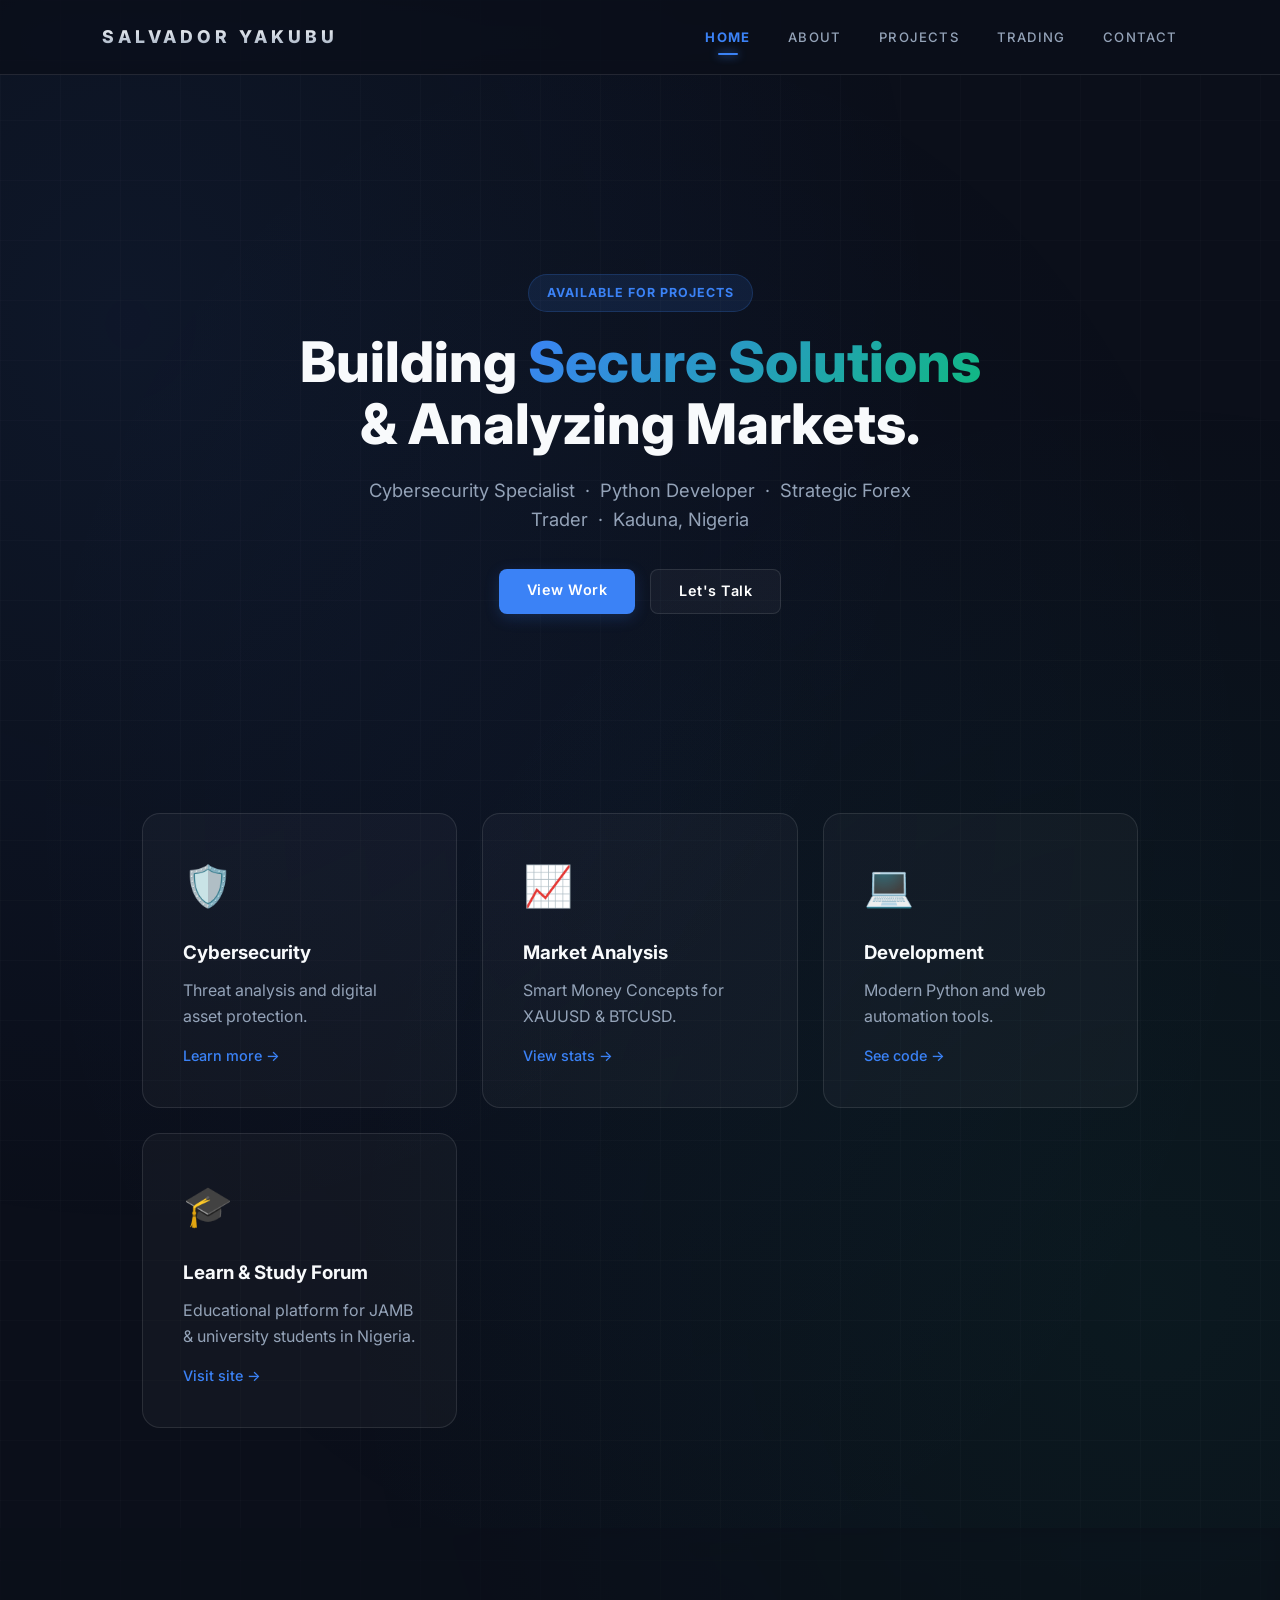
<file: index.html>
<!DOCTYPE html>
<html lang="en">
<head>
    <!-- ====== ESSENTIAL META ====== -->
    <meta charset="UTF-8">
    <meta name="viewport" content="width=device-width, initial-scale=1.0">
    <meta http-equiv="X-UA-Compatible" content="IE=edge">

    <!-- ====== SEO META ====== -->
    <title>Salvador Yakubu | Cybersecurity Student, Forex Trader & Author — Kaduna, Nigeria</title>
    <meta name="title" content="Salvador Yakubu | Cybersecurity Student, Forex Trader & Author — Kaduna, Nigeria">
    <meta name="description" content="Official portfolio of Salvador Yakubu — Cybersecurity student at Federal University Lafia, Python developer, SMC Forex trader, published author, and founder of Learn and Study Forum. Based in Kaduna State, Nigeria.">
    <meta name="keywords" content="Salvador Yakubu, Salvador Yakubu Nigeria, Salvador Yakubu Kaduna, Cybersecurity Nigeria, Forex Trader Nigeria, SMC Trading, Python Developer Nigeria, Salvador Yakubu Federal University Lafia, XAUUSD, BTCUSD, Smart Money Concepts Nigeria, Understanding Forex Trading book, Learn and Study Forum, JAMB study website Nigeria">
    <meta name="author" content="Salvador Yakubu">
    <meta name="robots" content="index, follow">
    <link rel="canonical" href="https://salvadoryakubu-wq.github.io/Myportfolio/index.html">

    <!-- ====== OPEN GRAPH ====== -->
    <meta property="og:type" content="profile">
    <meta property="og:url" content="https://salvadoryakubu-wq.github.io/Myportfolio/">
    <meta property="og:title" content="Salvador Yakubu | Cybersecurity, Forex Trading & Education — Nigeria">
    <meta property="og:description" content="Salvador Yakubu — Cybersecurity student at Federal University Lafia, SMC Forex trader, Python developer, published author of 'Understanding Forex Trading', and founder of Learn and Study Forum. Based in Kaduna State, Nigeria.">
    <meta property="og:image" content="https://salvadoryakubu-wq.github.io/Myportfolio/preview-image.jpg">
    <meta property="og:image:width" content="1200">
    <meta property="og:image:height" content="630">
    <meta property="og:site_name" content="Salvador Yakubu — Official Portfolio">
    <meta property="og:locale" content="en_US">

    <!-- ====== TWITTER / X CARD ====== -->
    <meta name="twitter:card" content="summary_large_image">
    <meta name="twitter:url" content="https://salvadoryakubu-wq.github.io/Myportfolio/">
    <meta name="twitter:title" content="Salvador Yakubu | Cybersecurity, Forex & Education — Nigeria">
    <meta name="twitter:description" content="Cybersecurity student, SMC Forex trader, published author & founder of Learn and Study Forum. Kaduna, Nigeria.">
    <meta name="twitter:image" content="https://salvadoryakubu-wq.github.io/Myportfolio/preview-image.jpg">

    <!-- ====== PWA / MOBILE ====== -->
    <meta name="theme-color" content="#0b0f1a">
    <meta name="mobile-web-app-capable" content="yes">
    <meta name="apple-mobile-web-app-capable" content="yes">
    <meta name="apple-mobile-web-app-status-bar-style" content="black-translucent">
    <meta name="apple-mobile-web-app-title" content="Salvador Yakubu">

    <!-- ====== FAVICON ====== -->
    <link rel="icon" type="image/png" href="favicon.png">
    <link rel="apple-touch-icon" href="favicon.png">

    <!-- ====== PERFORMANCE: PRECONNECT ====== -->
    <link rel="preconnect" href="https://fonts.googleapis.com">
    <link rel="preconnect" href="https://fonts.gstatic.com" crossorigin>

    <!-- ====== FONTS ====== -->
    <link href="https://fonts.googleapis.com/css2?family=Inter:wght@300;400;600;800&family=JetBrains+Mono:wght@400;700&display=swap" rel="stylesheet">

    <!-- ====== STYLESHEET ====== -->
    <link rel="stylesheet" href="style.css">

    <!-- ====== JSON-LD SCHEMA ====== -->
    <script type="application/ld+json">
    {
      "@context": "https://schema.org",
      "@type": "Person",
      "name": "Salvador Yakubu",
      "alternateName": "Salvador Zidyep Yakubu",
      "url": "https://salvadoryakubu-wq.github.io/Myportfolio/",
      "image": "https://salvadoryakubu-wq.github.io/Myportfolio/profile.jpg",
      "jobTitle": ["Cybersecurity Student", "Forex Trader", "Python Developer", "Published Author"],
      "description": "Salvador Yakubu is a Cybersecurity student at Federal University Lafia, SMC Forex trader specializing in XAUUSD and BTCUSD, Python developer, and published author of 'Understanding Forex Trading' (2025). He is also the founder of Learn and Study Forum, an educational platform for JAMB and university students in Nigeria. Based in Kaduna State, Nigeria.",
      "alumniOf": {
        "@type": "CollegeOrUniversity",
        "name": "Federal University, Lafia",
        "address": {
          "@type": "PostalAddress",
          "addressLocality": "Lafia",
          "addressRegion": "Nasarawa State",
          "addressCountry": "NG"
        }
      },
      "address": {
        "@type": "PostalAddress",
        "addressLocality": "Kaduna",
        "addressRegion": "Kaduna State",
        "addressCountry": "NG"
      },
      "nationality": "Nigerian",
      "knowsAbout": ["Cybersecurity", "Forex Trading", "Smart Money Concepts", "Python Development", "Market Analysis", "XAUUSD", "BTCUSD"],
      "author": {
        "@type": "Book",
        "name": "Understanding Forex Trading",
        "datePublished": "2025",
        "url": "https://selar.com/0017zf0a42"
      },
      "founder": {
        "@type": "WebSite",
        "name": "Learn and Study Forum",
        "url": "https://learnandstudyforum.com.ng",
        "description": "Educational website for JAMB and university students in Nigeria"
      },
      "sameAs": [
        "https://www.facebook.com/salvadoryakubu329",
        "https://www.instagram.com/salvadoryakubu707",
        "https://www.youtube.com/@salvadoryakubu-kr3hj",
        "https://www.tiktok.com/@salvadoryakubu",
        "https://learnandstudyforum.com.ng"
      ]
    }
    </script>
</head>
<body>

<!-- Skip Navigation (Accessibility) -->
<a href="#main-content" class="skip-nav">Skip to main content</a>

<!-- ====== NAVIGATION ====== -->
<nav class="glass-nav" role="navigation" aria-label="Main navigation">
    <a href="index.html" class="logo" aria-label="Salvador Yakubu — Home">
        <span class="logo-signature">Salvador Yakubu</span>
    </a>

    <button class="nav-toggle" aria-label="Toggle navigation menu" aria-expanded="false" aria-controls="nav-menu">
        <span></span>
        <span></span>
        <span></span>
    </button>

    <div class="nav-container" id="nav-menu" aria-hidden="true">
        <ul class="nav-menu">
            <li><a href="index.html" class="nav-link active">Home</a></li>
            <li><a href="about.html" class="nav-link">About</a></li>
            <li><a href="projects.html" class="nav-link">Projects</a></li>
            <li><a href="trading.html" class="nav-link">Trading</a></li>
            <li><a href="contact.html" class="nav-link">Contact</a></li>
        </ul>
    </div>
</nav>

<!-- ====== HERO ====== -->
<header class="hero" id="main-content">
    <div class="hero-content">
        <div class="badge reveal">Available for Projects</div>
        <h1 class="reveal reveal-delay-1">
            Building <span class="gradient-text">Secure Solutions</span><br>& Analyzing Markets.
        </h1>
        <p class="reveal reveal-delay-2" style="color:#94a3b8; font-size:1.15rem; max-width:560px; margin:0 auto;">
            Cybersecurity Specialist &nbsp;·&nbsp; Python Developer &nbsp;·&nbsp; Strategic Forex Trader &nbsp;·&nbsp; Kaduna, Nigeria
        </p>
        <div class="hero-btns reveal reveal-delay-3">
            <a href="projects.html" class="btn-primary">View Work</a>
            <a href="projects.html" class="btn-secondary">Let's Talk</a>
        </div>
    </div>
</header>

<!-- ====== SERVICES ====== -->
<section class="services" aria-label="Services">
    <div class="container">
        <a href="about.html" class="service-card reveal" style="text-decoration:none;color:inherit;" aria-label="Cybersecurity — Learn more">
            <div class="icon">🛡️</div>
            <h3>Cybersecurity</h3>
            <p style="color:#94a3b8; margin-top:10px;">Threat analysis and digital asset protection.</p>
            <span class="learn-more">Learn more →</span>
        </a>
        <a href="trading.html" class="service-card reveal reveal-delay-1" style="text-decoration:none;color:inherit;" aria-label="Market Analysis — View stats">
            <div class="icon">📈</div>
            <h3>Market Analysis</h3>
            <p style="color:#94a3b8; margin-top:10px;">Smart Money Concepts for XAUUSD & BTCUSD.</p>
            <span class="learn-more">View stats →</span>
        </a>
        <a href="projects.html" class="service-card reveal reveal-delay-2" style="text-decoration:none;color:inherit;" aria-label="Development — See code">
            <div class="icon">💻</div>
            <h3>Development</h3>
            <p style="color:#94a3b8; margin-top:10px;">Modern Python and web automation tools.</p>
            <span class="learn-more">See code →</span>
        </a>
        <a href="https://learnandstudyforum.com.ng" target="_blank" rel="noopener noreferrer" class="service-card reveal reveal-delay-3" style="text-decoration:none;color:inherit;" aria-label="Learn and Study Forum — Educational platform">
            <div class="icon">🎓</div>
            <h3>Learn &amp; Study Forum</h3>
            <p style="color:#94a3b8; margin-top:10px;">Educational platform for JAMB &amp; university students in Nigeria.</p>
            <span class="learn-more">Visit site →</span>
        </a>
    </div>
</section>

<!-- ====== FOOTER ====== -->
<footer role="contentinfo">
    <div class="footer-content">
        <p style="font-size:0.82rem; color:#64748b;">&copy; 2026 Salvador Yakubu. All rights reserved.</p>
        <div class="system-status" aria-label="System status: operational">
            <span class="status-indicator" aria-hidden="true"></span>
            <span class="status-text">SYSTEM_OPERATIONAL // SECURE</span>
        </div>
    </div>
</footer>

<!-- Back to Top -->
<button class="back-to-top" aria-label="Back to top">↑</button>

<script src="script.js"></script>
</body>
</html>
</file>
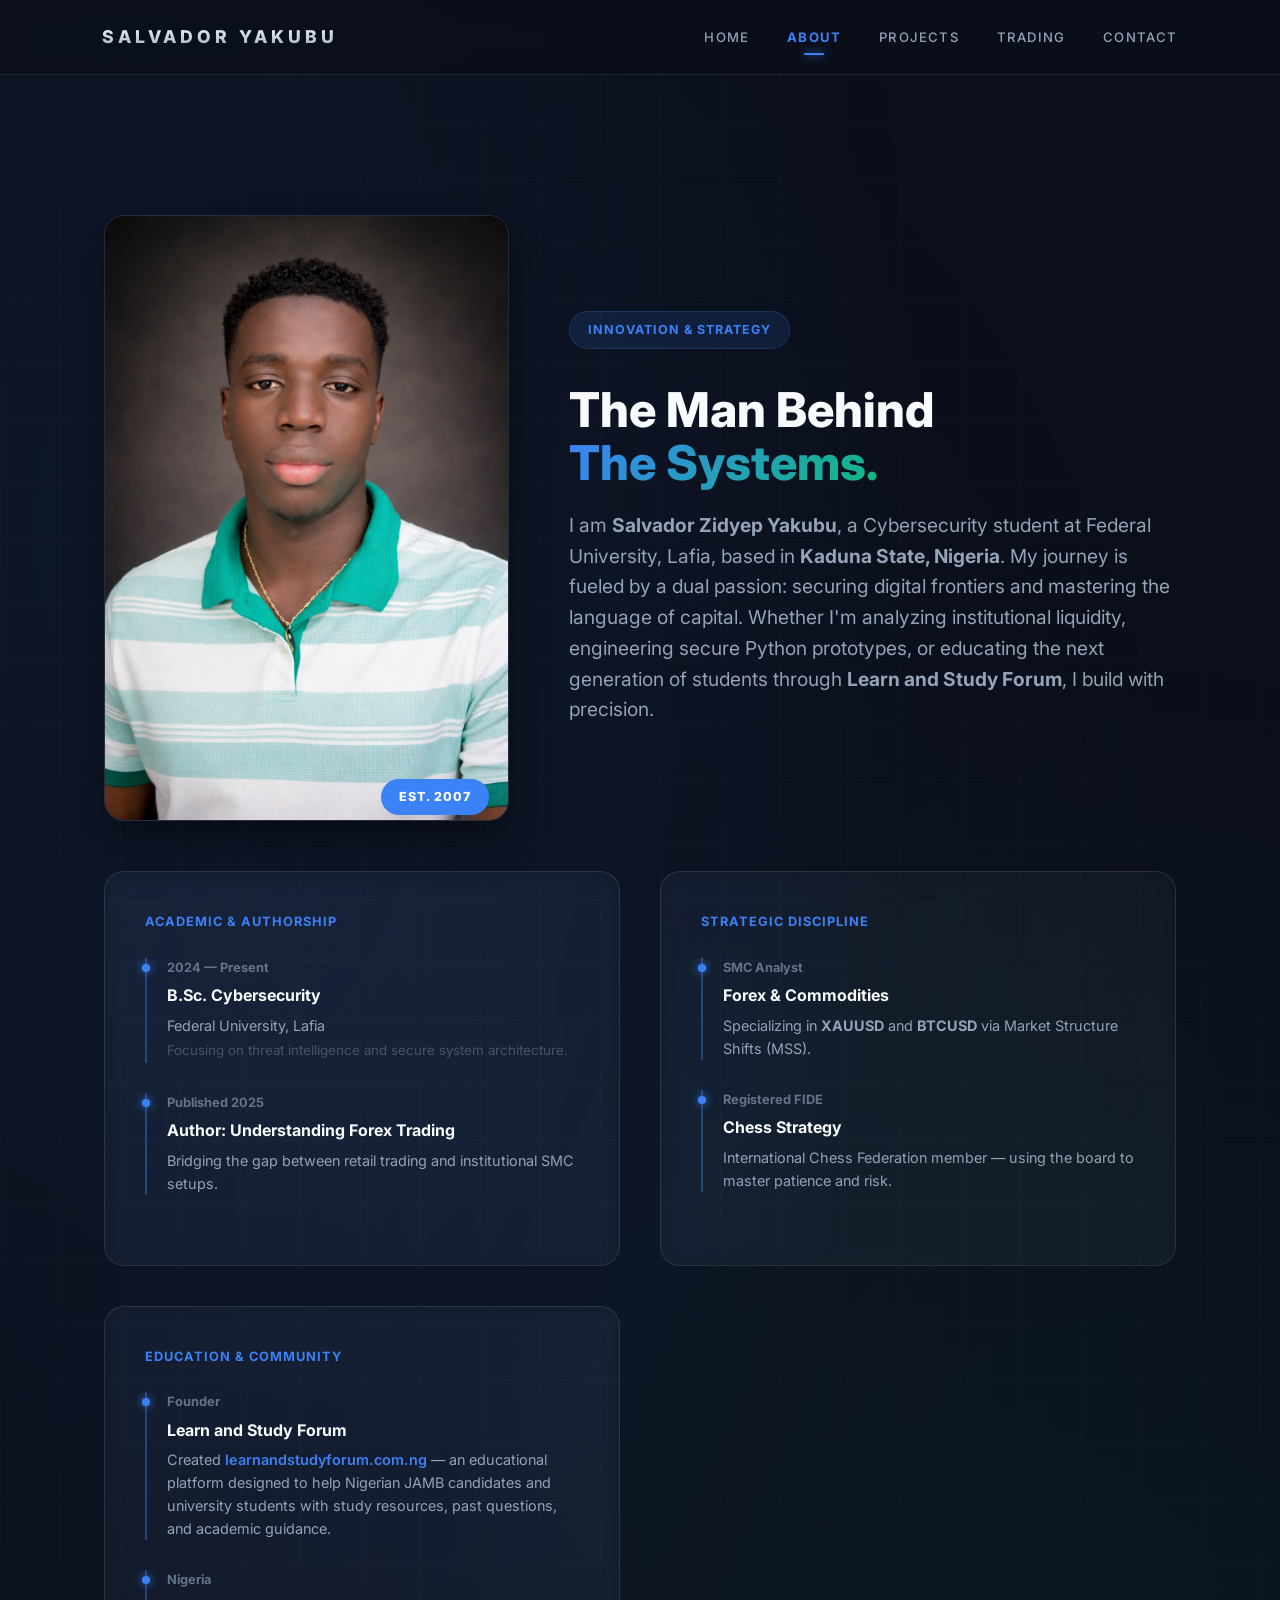
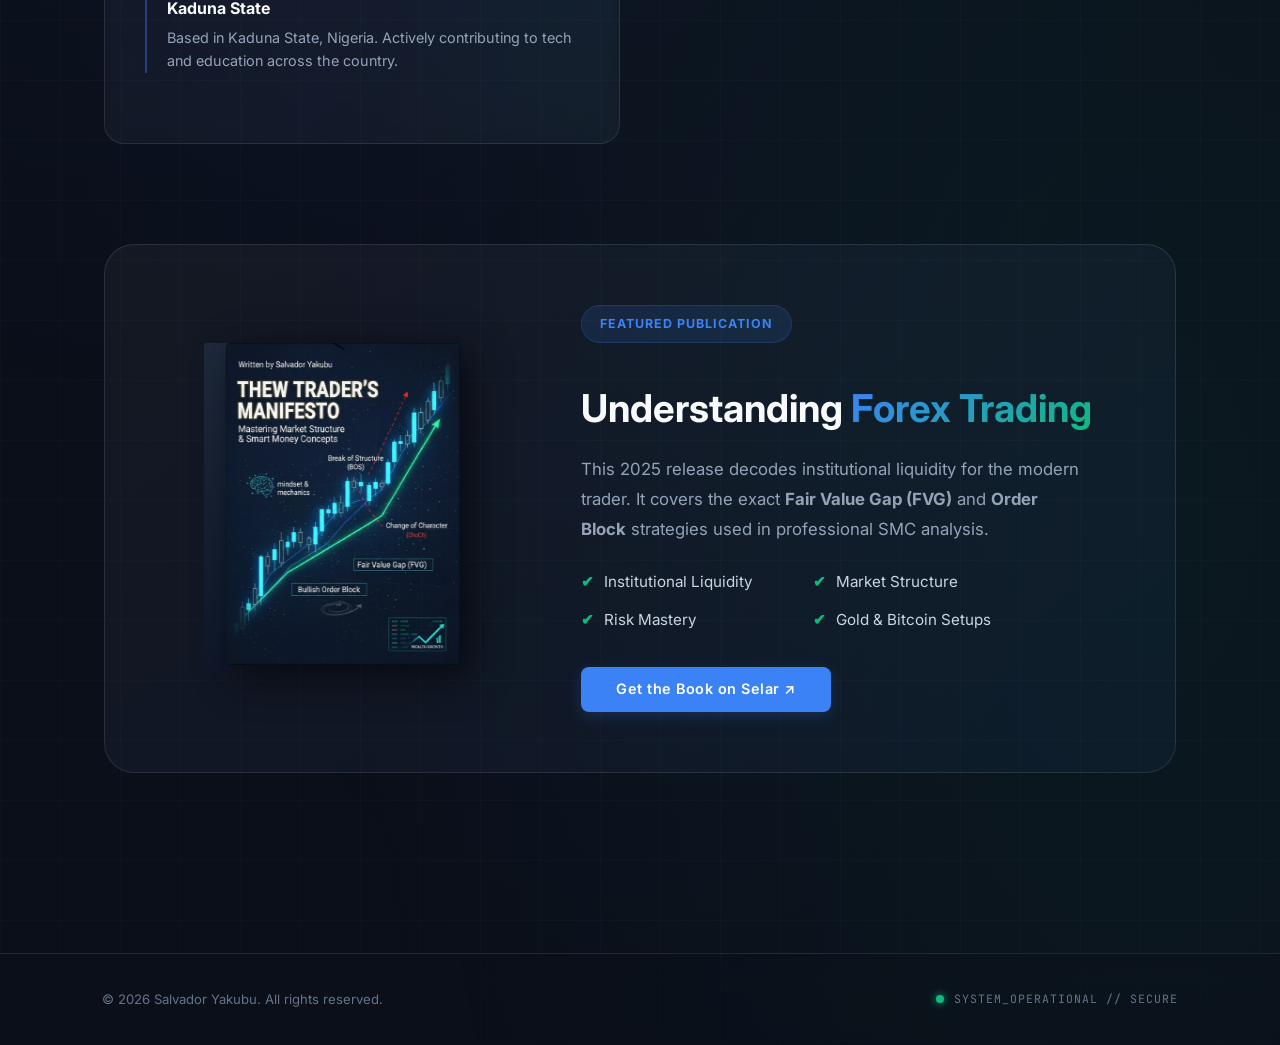
<file: about.html>
<!DOCTYPE html>
<html lang="en">
<head>
    <meta charset="UTF-8">
    <meta name="viewport" content="width=device-width, initial-scale=1.0">
    <meta http-equiv="X-UA-Compatible" content="IE=edge">

    <title>About Salvador Yakubu | Cybersecurity Student, Forex Trader & Educator — Kaduna, Nigeria</title>
    <meta name="title" content="About Salvador Yakubu | Cybersecurity Student, Forex Trader & Educator — Kaduna, Nigeria">
    <meta name="description" content="Salvador Yakubu — Cybersecurity student at Federal University Lafia, SMC Forex trader, Python developer, published author of 'Understanding Forex Trading' (2025), and founder of Learn and Study Forum for Nigerian students. Based in Kaduna State, Nigeria.">
    <meta name="robots" content="index, follow">
    <link rel="canonical" href="https://salvadoryakubu-wq.github.io/Myportfolio/about.html">

    <meta property="og:type" content="profile">
    <meta property="og:url" content="https://salvadoryakubu-wq.github.io/Myportfolio/about.html">
    <meta property="og:title" content="About Salvador Yakubu | Cybersecurity, Forex Strategy & Education — Nigeria">
    <meta property="og:description" content="Cybersecurity student, SMC Forex trader, Python developer, published author, and founder of Learn and Study Forum. Kaduna State, Nigeria.">
    <meta property="og:image" content="https://salvadoryakubu-wq.github.io/Myportfolio/preview-image.jpg">

    <meta name="twitter:card" content="summary_large_image">
    <meta name="twitter:title" content="About Salvador Yakubu — Kaduna, Nigeria">
    <meta name="twitter:description" content="Cybersecurity student, SMC trader, Python developer, published author and founder of Learn and Study Forum.">
    <meta name="twitter:image" content="https://salvadoryakubu-wq.github.io/Myportfolio/preview-image.jpg">

    <meta name="theme-color" content="#0b0f1a">
    <meta name="apple-mobile-web-app-capable" content="yes">
    <meta name="apple-mobile-web-app-status-bar-style" content="black-translucent">

    <link rel="icon" type="image/png" href="favicon.png">
    <link rel="apple-touch-icon" href="favicon.png">

    <link rel="preconnect" href="https://fonts.googleapis.com">
    <link rel="preconnect" href="https://fonts.gstatic.com" crossorigin>
    <link href="https://fonts.googleapis.com/css2?family=Inter:wght@300;400;600;800&family=JetBrains+Mono:wght@400;700&display=swap" rel="stylesheet">

    <link rel="stylesheet" href="style.css">
</head>
<body class="subpage">

<a href="#main-content" class="skip-nav">Skip to main content</a>

<!-- ====== NAVIGATION ====== -->
<nav class="glass-nav" role="navigation" aria-label="Main navigation">
    <a href="index.html" class="logo" aria-label="Salvador Yakubu — Home">
        <span class="logo-signature">Salvador Yakubu</span>
    </a>

    <button class="nav-toggle" aria-label="Toggle navigation menu" aria-expanded="false" aria-controls="nav-menu">
        <span></span>
        <span></span>
        <span></span>
    </button>

    <div class="nav-container" id="nav-menu" aria-hidden="true">
        <ul class="nav-menu">
            <li><a href="index.html" class="nav-link">Home</a></li>
            <li><a href="about.html" class="nav-link active">About</a></li>
            <li><a href="projects.html" class="nav-link">Projects</a></li>
            <li><a href="trading.html" class="nav-link">Trading</a></li>
            <li><a href="contact.html" class="nav-link">Contact</a></li>
        </ul>
    </div>
</nav>

<!-- ====== MAIN CONTENT ====== -->
<main class="container" id="main-content">

    <!-- Hero Flex -->
    <section class="about-hero-flex reveal" style="display:flex; align-items:center; gap:60px; margin-top:80px; flex-wrap:wrap;" aria-label="Introduction">
        <div class="about-photo-container" style="flex:1; min-width:280px; position:relative;">
            <img
                src="profile.jpg"
                alt="Salvador Yakubu — Cybersecurity student and Forex trader"
                loading="eager"
                width="400"
                style="width:100%; border-radius:20px; border:1px solid var(--border); box-shadow:0 20px 40px rgba(0,0,0,0.4); display:block;"
            >
            <div class="badge" style="position:absolute; bottom:-14px; right:20px; background:var(--primary); color:#fff; font-weight:800; border:none;">EST. 2007</div>
        </div>

        <div class="about-intro" style="flex:1.5; min-width:280px;">
            <div class="badge">Innovation &amp; Strategy</div>
            <h1 style="font-size:clamp(2rem, 4vw, 3rem); line-height:1.1; margin-top:15px;">
                The Man Behind <br><span class="gradient-text">The Systems.</span>
            </h1>
            <p class="lead" style="margin-top:20px;">
                I am <strong>Salvador Zidyep Yakubu</strong>, a Cybersecurity student at Federal University, Lafia,
                based in <strong>Kaduna State, Nigeria</strong>.
                My journey is fueled by a dual passion: securing digital frontiers and mastering the language of capital.
                Whether I'm analyzing institutional liquidity, engineering secure Python prototypes, or educating the next generation of students through <strong>Learn and Study Forum</strong>, I build with precision.
            </p>
        </div>
    </section>

    <!-- Info Grid -->
    <div class="about-grid" aria-label="Background and expertise">

        <div class="info-card reveal">
            <h3 style="color:var(--primary); margin-bottom:25px; letter-spacing:1px; font-size:0.8rem; text-transform:uppercase;">Academic &amp; Authorship</h3>
            <div class="timeline-item" style="margin-bottom:30px;">
                <span class="year">2024 — Present</span>
                <h4 style="margin:5px 0;">B.Sc. Cybersecurity</h4>
                <p style="color:#94a3b8; font-size:0.9rem;">Federal University, Lafia</p>
                <small style="color:#475569;">Focusing on threat intelligence and secure system architecture.</small>
            </div>
            <div class="timeline-item">
                <span class="year">Published 2025</span>
                <h4 style="margin:5px 0;">Author: Understanding Forex Trading</h4>
                <p style="color:#94a3b8; font-size:0.9rem;">Bridging the gap between retail trading and institutional SMC setups.</p>
            </div>
        </div>

        <div class="info-card reveal reveal-delay-1">
            <h3 style="color:var(--primary); margin-bottom:25px; letter-spacing:1px; font-size:0.8rem; text-transform:uppercase;">Strategic Discipline</h3>
            <div class="timeline-item" style="margin-bottom:30px;">
                <span class="year">SMC Analyst</span>
                <h4 style="margin:5px 0;">Forex &amp; Commodities</h4>
                <p style="color:#94a3b8; font-size:0.9rem;">Specializing in <strong>XAUUSD</strong> and <strong>BTCUSD</strong> via Market Structure Shifts (MSS).</p>
            </div>
            <div class="timeline-item">
                <span class="year">Registered FIDE</span>
                <h4 style="margin:5px 0;">Chess Strategy</h4>
                <p style="color:#94a3b8; font-size:0.9rem;">International Chess Federation member — using the board to master patience and risk.</p>
            </div>
        </div>

        <div class="info-card reveal reveal-delay-2">
            <h3 style="color:var(--primary); margin-bottom:25px; letter-spacing:1px; font-size:0.8rem; text-transform:uppercase;">Education &amp; Community</h3>
            <div class="timeline-item" style="margin-bottom:30px;">
                <span class="year">Founder</span>
                <h4 style="margin:5px 0;">Learn and Study Forum</h4>
                <p style="color:#94a3b8; font-size:0.9rem;">
                    Created <a href="https://learnandstudyforum.com.ng" target="_blank" rel="noopener noreferrer" style="color:var(--primary); text-decoration:none; font-weight:600;">learnandstudyforum.com.ng</a> — an educational platform designed to help Nigerian JAMB candidates and university students with study resources, past questions, and academic guidance.
                </p>
            </div>
            <div class="timeline-item">
                <span class="year">Nigeria</span>
                <h4 style="margin:5px 0;">Kaduna State</h4>
                <p style="color:#94a3b8; font-size:0.9rem;">Based in Kaduna State, Nigeria. Actively contributing to tech and education across the country.</p>
            </div>
        </div>

    </div>

    <!-- Publication Section -->
    <section class="publication-section reveal" style="margin-top:100px; padding-bottom:120px;" aria-label="Featured publication">
        <div style="display:flex; align-items:center; justify-content:center; gap:60px; flex-wrap:wrap; background:linear-gradient(145deg, rgba(255,255,255,0.04) 0%, rgba(59,130,246,0.06) 100%); padding:60px; border-radius:30px; border:1px solid var(--border); box-sizing:border-box;">

            <!-- Book Mockup -->
            <div class="book-mockup" style="flex:1; min-width:200px; display:flex; justify-content:center; align-items:center;">
                <div style="position:relative; width:fit-content;">
                    <div class="book-spine"></div>
                    <img
                        src="book-cover.jpg"
                        alt="Understanding Forex Trading — book cover by Salvador Yakubu"
                        loading="lazy"
                        width="250"
                        class="main-cover"
                        style="max-width:250px; border-radius:5px; box-shadow:10px 10px 40px rgba(0,0,0,0.6);"
                    >
                </div>
            </div>

            <!-- Book Details -->
            <div style="flex:1.5; min-width:280px; text-align:left;">
                <div class="badge">Featured Publication</div>
                <h2 style="font-size:clamp(1.6rem, 3vw, 2.5rem); margin:15px 0;">
                    Understanding <span class="gradient-text">Forex Trading</span>
                </h2>
                <p style="color:#94a3b8; margin-bottom:25px; line-height:1.8; font-size:1.05rem; max-width:500px;">
                    This 2025 release decodes institutional liquidity for the modern trader. It covers the exact
                    <strong>Fair Value Gap (FVG)</strong> and <strong>Order Block</strong> strategies used in professional SMC analysis.
                </p>

                <ul style="list-style:none; padding:0; margin:0 0 35px; color:#cbd5e1; display:grid; grid-template-columns:repeat(2, 1fr); gap:14px; max-width:450px;">
                    <li style="display:flex; align-items:center; gap:10px; font-size:0.95rem;">
                        <span style="color:var(--accent); font-weight:800;">✔</span> Institutional Liquidity
                    </li>
                    <li style="display:flex; align-items:center; gap:10px; font-size:0.95rem;">
                        <span style="color:var(--accent); font-weight:800;">✔</span> Market Structure
                    </li>
                    <li style="display:flex; align-items:center; gap:10px; font-size:0.95rem;">
                        <span style="color:var(--accent); font-weight:800;">✔</span> Risk Mastery
                    </li>
                    <li style="display:flex; align-items:center; gap:10px; font-size:0.95rem;">
                        <span style="color:var(--accent); font-weight:800;">✔</span> Gold &amp; Bitcoin Setups
                    </li>
                </ul>

                <a href="https://selar.com/0017zf0a42" target="_blank" rel="noopener noreferrer" class="btn-primary" style="padding:15px 35px;">
                    Get the Book on Selar ↗
                </a>
            </div>
        </div>
    </section>

</main>

<!-- ====== FOOTER ====== -->
<footer role="contentinfo">
    <div class="footer-content">
        <p style="font-size:0.82rem; color:#64748b;">&copy; 2026 Salvador Yakubu. All rights reserved.</p>
        <div class="system-status" aria-label="System status: operational">
            <span class="status-indicator" aria-hidden="true"></span>
            <span class="status-text">SYSTEM_OPERATIONAL // SECURE</span>
        </div>
    </div>
</footer>

<button class="back-to-top" aria-label="Back to top">↑</button>

<script src="script.js"></script>
</body>
</html>
</file>
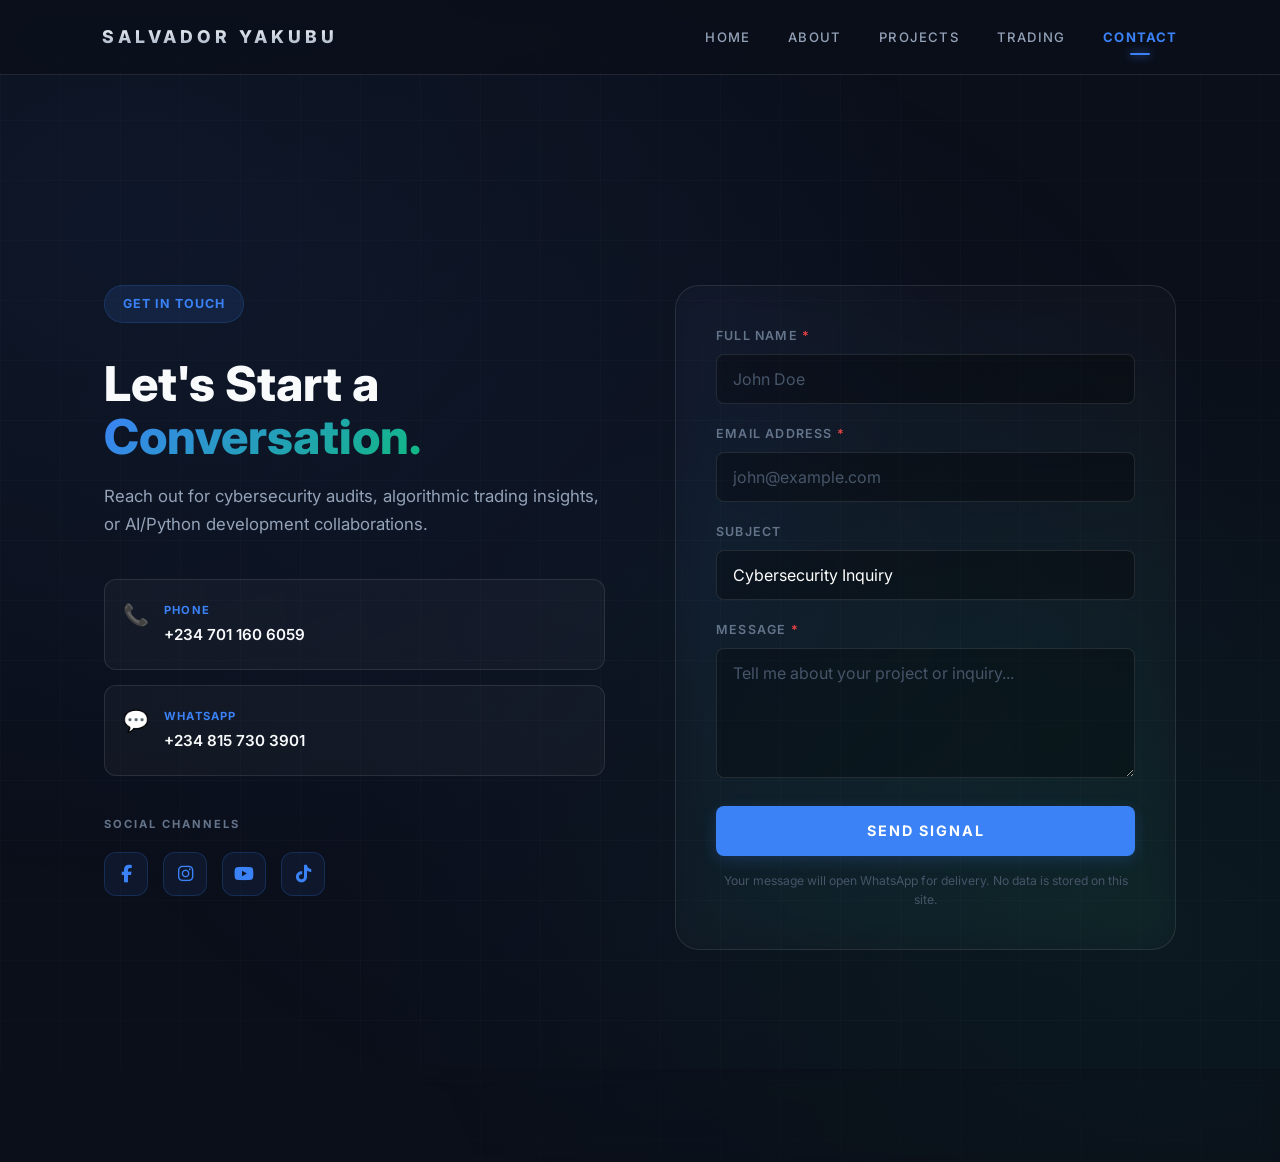
<file: contact.html>
<!DOCTYPE html>
<html lang="en">
<head>
    <meta charset="UTF-8">
    <meta name="viewport" content="width=device-width, initial-scale=1.0">
    <meta http-equiv="X-UA-Compatible" content="IE=edge">

    <title>Contact Salvador Yakubu | Cybersecurity, Trading & Development — Kaduna, Nigeria</title>
    <meta name="title" content="Contact Salvador Yakubu | Cybersecurity, Trading & Development — Kaduna, Nigeria">
    <meta name="description" content="Contact Salvador Yakubu — Cybersecurity student, SMC Forex trader, Python developer, and founder of Learn and Study Forum. Based in Kaduna State, Nigeria. Reach out for cybersecurity audits, trading insights, or development collaborations.">
    <meta name="robots" content="index, follow">
    <link rel="canonical" href="https://salvadoryakubu-wq.github.io/Myportfolio/contact.html">

    <meta property="og:type" content="website">
    <meta property="og:url" content="https://salvadoryakubu-wq.github.io/Myportfolio/contact.html">
    <meta property="og:title" content="Contact Salvador Yakubu">
    <meta property="og:description" content="Reach out for cybersecurity audits, trading signals, or AI development collaborations.">
    <meta property="og:image" content="https://salvadoryakubu-wq.github.io/Myportfolio/preview-image.jpg">

    <meta name="twitter:card" content="summary_large_image">
    <meta name="twitter:title" content="Contact | Salvador Yakubu">
    <meta name="twitter:description" content="Cybersecurity audits, trading signals, AI development collaborations.">
    <meta name="twitter:image" content="https://salvadoryakubu-wq.github.io/Myportfolio/preview-image.jpg">

    <meta name="theme-color" content="#0b0f1a">
    <meta name="apple-mobile-web-app-capable" content="yes">
    <meta name="apple-mobile-web-app-status-bar-style" content="black-translucent">

    <link rel="icon" type="image/png" href="favicon.png">
    <link rel="apple-touch-icon" href="favicon.png">

    <link rel="preconnect" href="https://fonts.googleapis.com">
    <link rel="preconnect" href="https://fonts.gstatic.com" crossorigin>
    <link href="https://fonts.googleapis.com/css2?family=Inter:wght@300;400;600;800&family=JetBrains+Mono:wght@400;700&display=swap" rel="stylesheet">

    <!-- Font Awesome (social icons) -->
    <link rel="stylesheet" href="https://cdnjs.cloudflare.com/ajax/libs/font-awesome/6.5.0/css/all.min.css" integrity="sha512-Avb2QiuDEEvB4bZJYdft2mNjVShBftLdPG8FJ0V7irTLQ8Uo0qcPxh4Plq7G5tGm0rU+1SPhVotteLpBERwTkWQ==" crossorigin="anonymous" referrerpolicy="no-referrer">

    <link rel="stylesheet" href="style.css">
</head>
<body class="subpage">

<a href="#main-content" class="skip-nav">Skip to main content</a>

<!-- ====== NAVIGATION ====== -->
<nav class="glass-nav" role="navigation" aria-label="Main navigation">
    <a href="index.html" class="logo" aria-label="Salvador Yakubu — Home">
        <span class="logo-signature">Salvador Yakubu</span>
    </a>

    <button class="nav-toggle" aria-label="Toggle navigation menu" aria-expanded="false" aria-controls="nav-menu">
        <span></span>
        <span></span>
        <span></span>
    </button>

    <div class="nav-container" id="nav-menu" aria-hidden="true">
        <ul class="nav-menu">
            <li><a href="index.html" class="nav-link">Home</a></li>
            <li><a href="about.html" class="nav-link">About</a></li>
            <li><a href="projects.html" class="nav-link">Projects</a></li>
            <li><a href="trading.html" class="nav-link">Trading</a></li>
            <li><a href="contact.html" class="nav-link active">Contact</a></li>
        </ul>
    </div>
</nav>

<!-- ====== MAIN ====== -->
<main class="container" style="margin-top:100px; padding-bottom:120px;" id="main-content">

    <div class="contact-wrapper" style="display:grid; grid-template-columns:repeat(auto-fit, minmax(300px, 1fr)); gap:70px; align-items:start;">

        <!-- LEFT: Info -->
        <div class="contact-info reveal">
            <div class="badge">Get in Touch</div>
            <h1 style="font-size:clamp(2rem, 4vw, 3rem); line-height:1.1; margin:15px 0 18px;">
                Let's Start a <br><span class="gradient-text">Conversation.</span>
            </h1>
            <p style="color:#94a3b8; font-size:1.05rem; line-height:1.7;">
                Reach out for cybersecurity audits, algorithmic trading insights, or AI/Python development collaborations.
            </p>

            <!-- Communication Items -->
            <div class="communication-grid" style="margin-top:40px;">
                <a href="tel:+2347011606059" class="info-item-link" aria-label="Call +234 701 160 6059">
                    <span class="icon" style="font-size:1.3rem; min-width:20px;" aria-hidden="true">📞</span>
                    <div>
                        <h4 style="color:var(--primary); margin:0; font-size:0.7rem; text-transform:uppercase; letter-spacing:1.2px; font-weight:700;">Phone</h4>
                        <p style="color:var(--text); margin:3px 0 0; font-weight:600; font-size:0.95rem;">+234 701 160 6059</p>
                    </div>
                </a>
                <a href="https://wa.me/2348157303901" target="_blank" rel="noopener noreferrer" class="info-item-link" aria-label="WhatsApp +234 815 730 3901">
                    <span class="icon" style="font-size:1.3rem; min-width:20px;" aria-hidden="true">💬</span>
                    <div>
                        <h4 style="color:var(--primary); margin:0; font-size:0.7rem; text-transform:uppercase; letter-spacing:1.2px; font-weight:700;">WhatsApp</h4>
                        <p style="color:var(--text); margin:3px 0 0; font-weight:600; font-size:0.95rem;">+234 815 730 3901</p>
                    </div>
                </a>
            </div>

            <!-- Social Links -->
            <div class="social-ecosystem" style="margin-top:38px;">
                <h4 style="color:#64748b; font-size:0.7rem; text-transform:uppercase; letter-spacing:2px; margin-bottom:18px; font-weight:700;">Social Channels</h4>
                <div class="social-links">
                    <a href="https://www.facebook.com/salvadoryakubu329" target="_blank" rel="noopener noreferrer" class="social-icon" aria-label="Facebook">
                        <i class="fab fa-facebook-f" aria-hidden="true"></i>
                    </a>
                    <a href="https://www.instagram.com/salvadoryakubu707" target="_blank" rel="noopener noreferrer" class="social-icon" aria-label="Instagram">
                        <i class="fab fa-instagram" aria-hidden="true"></i>
                    </a>
                    <a href="https://www.youtube.com/@salvadoryakubu-kr3hj" target="_blank" rel="noopener noreferrer" class="social-icon" aria-label="YouTube">
                        <i class="fab fa-youtube" aria-hidden="true"></i>
                    </a>
                    <a href="https://www.tiktok.com/@salvadoryakubu" target="_blank" rel="noopener noreferrer" class="social-icon" aria-label="TikTok">
                        <i class="fab fa-tiktok" aria-hidden="true"></i>
                    </a>
                </div>
            </div>
        </div>

        <!-- RIGHT: Form -->
        <div class="contact-card reveal reveal-delay-1">
            <form id="whatsappForm" novalidate aria-label="Contact form">

                <div class="input-group">
                    <label for="name">Full Name <span style="color:#ef4444;" aria-hidden="true">*</span></label>
                    <input
                        type="text"
                        id="name"
                        name="name"
                        placeholder="John Doe"
                        required
                        autocomplete="name"
                        aria-required="true"
                    >
                </div>

                <div class="input-group">
                    <label for="email">Email Address <span style="color:#ef4444;" aria-hidden="true">*</span></label>
                    <input
                        type="email"
                        id="email"
                        name="email"
                        placeholder="john@example.com"
                        required
                        autocomplete="email"
                        aria-required="true"
                    >
                </div>

                <div class="input-group">
                    <label for="subject">Subject</label>
                    <select id="subject" name="subject" aria-label="Select inquiry type">
                        <option value="Cybersecurity">Cybersecurity Inquiry</option>
                        <option value="Trading">Forex / Trading Analysis</option>
                        <option value="AI-Dev">AI / Python Development</option>
                        <option value="General">General Collaboration</option>
                    </select>
                </div>

                <div class="input-group">
                    <label for="message">Message <span style="color:#ef4444;" aria-hidden="true">*</span></label>
                    <textarea
                        id="message"
                        name="message"
                        rows="5"
                        placeholder="Tell me about your project or inquiry..."
                        required
                        aria-required="true"
                    ></textarea>
                </div>

                <button type="button" id="whatsappBtn" class="btn-primary" style="width:100%; padding:18px; font-weight:700; letter-spacing:2px; text-transform:uppercase; margin-top:8px;">
                    Send Signal
                </button>

                <p style="color:#475569; font-size:0.76rem; text-align:center; margin-top:16px; line-height:1.5;">
                    Your message will open WhatsApp for delivery. No data is stored on this site.
                </p>
            </form>
        </div>

    </div>
</main>

<!-- ====== FOOTER ====== -->
<footer role="contentinfo">
    <div class="footer-content">
        <p style="font-size:0.82rem; color:#64748b;">&copy; 2026 Salvador Yakubu. All rights reserved.</p>
        <div class="system-status" aria-label="System status: operational">
            <span class="status-indicator" aria-hidden="true"></span>
            <span class="status-text">SYSTEM_OPERATIONAL // SECURE</span>
        </div>
    </div>
</footer>

<button class="back-to-top" aria-label="Back to top">↑</button>

<script src="script.js"></script>
</body>
</html>
</file>
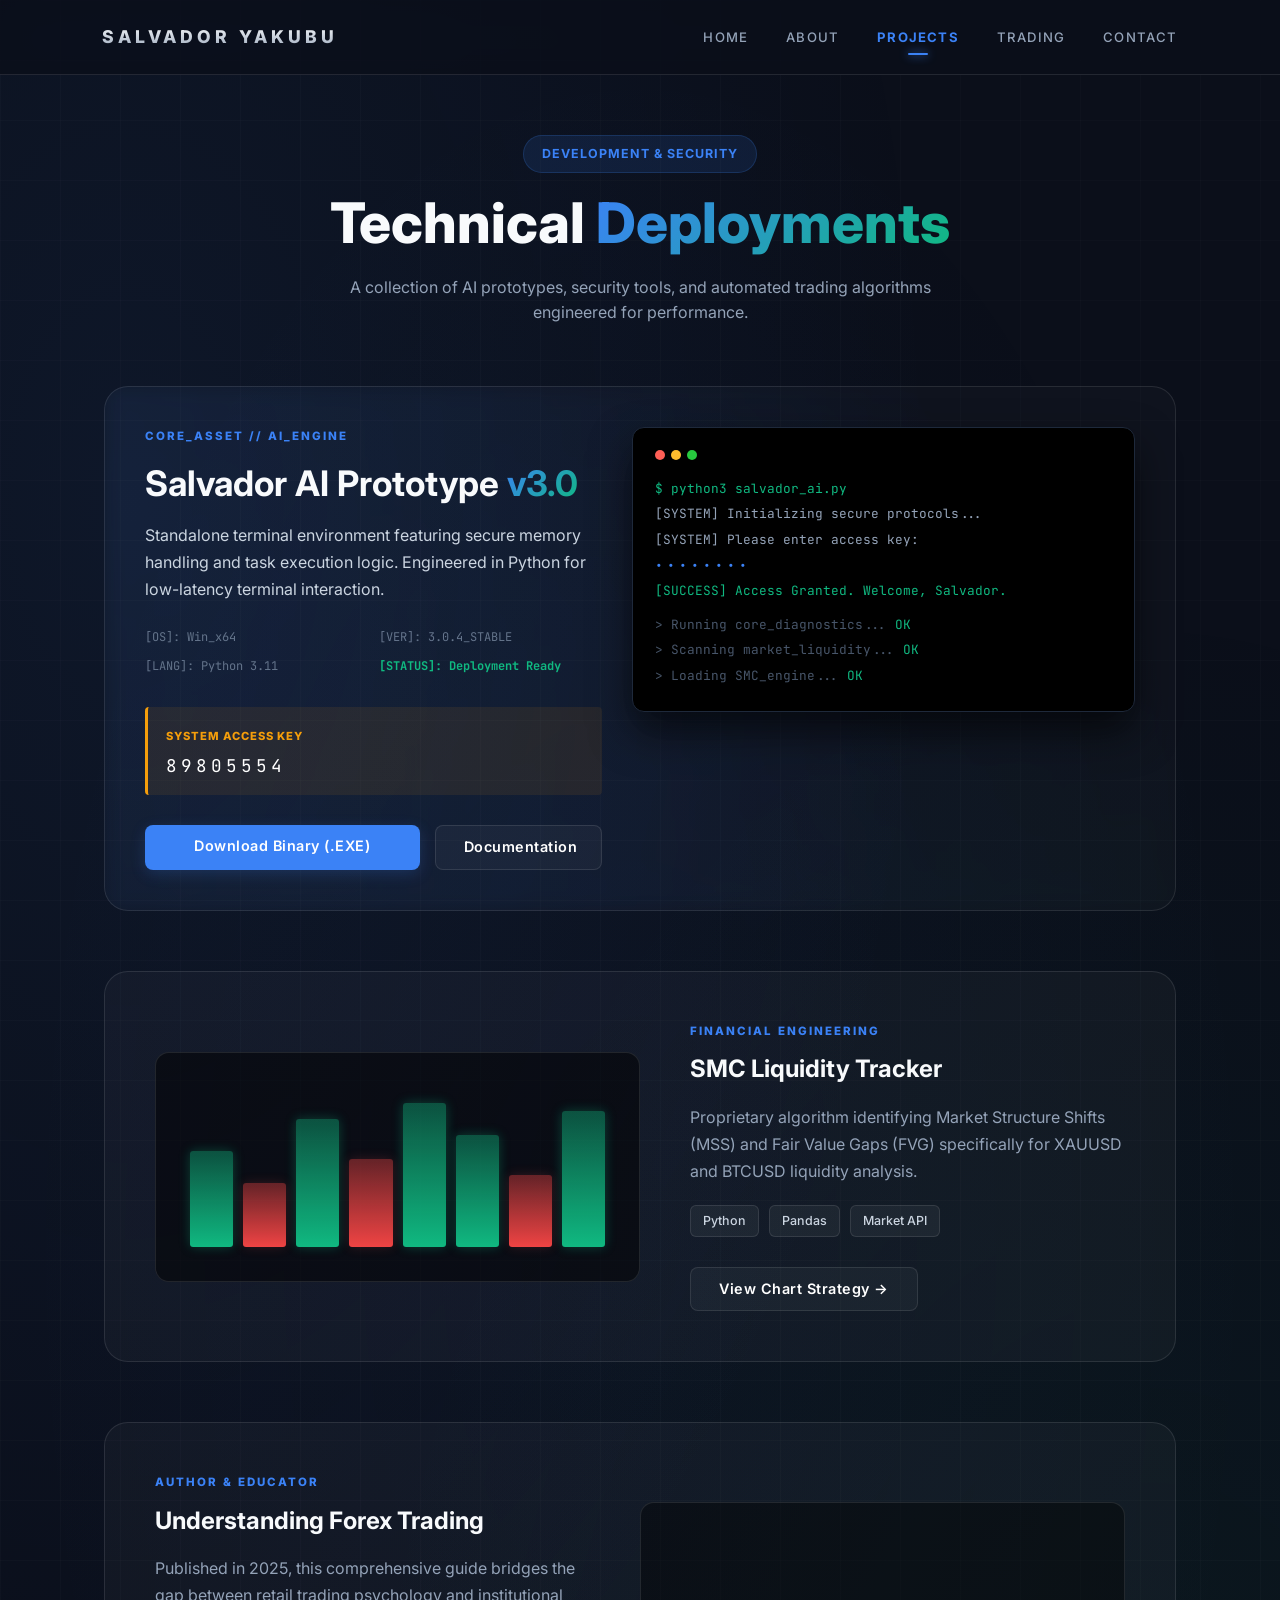
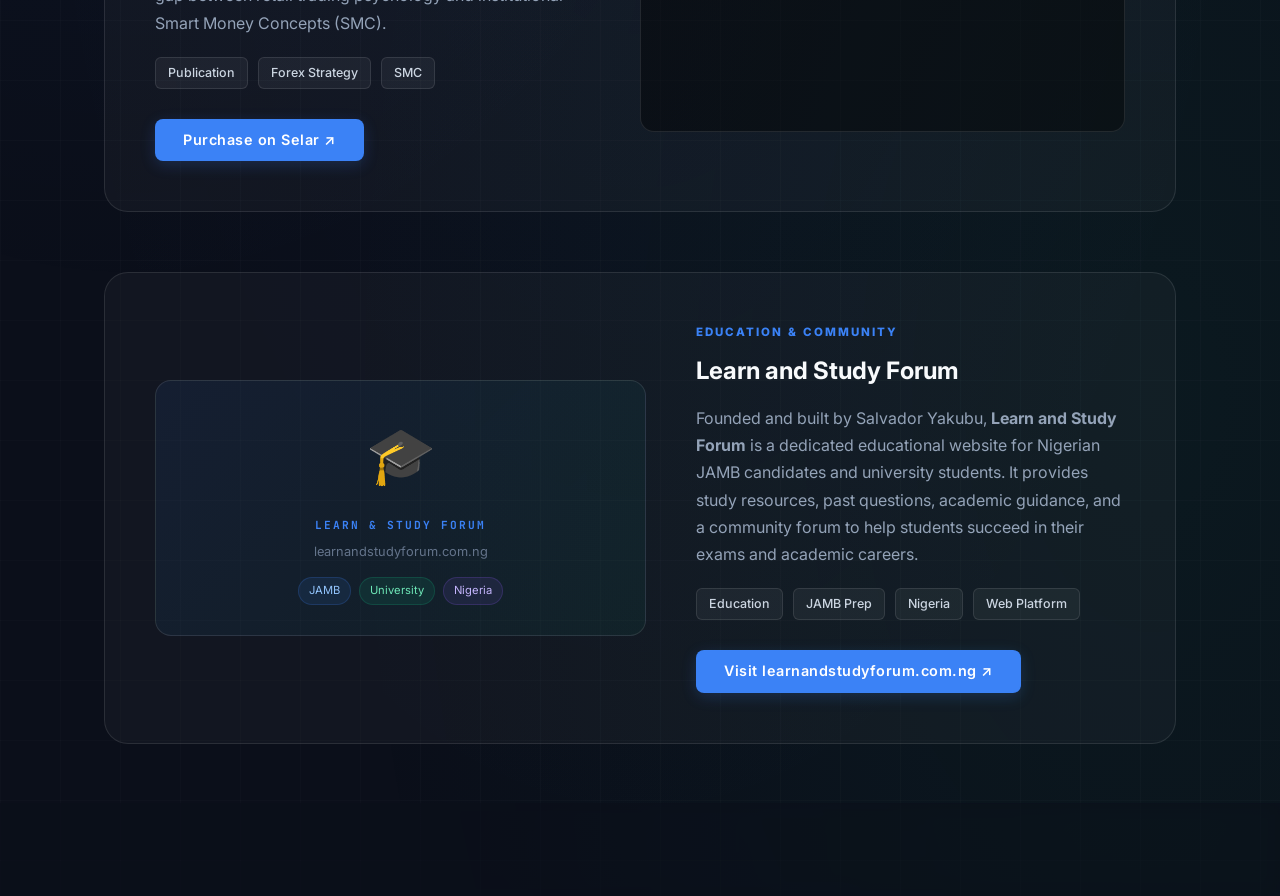
<file: projects.html>
<!DOCTYPE html>
<html lang="en">
<head>
    <meta charset="UTF-8">
    <meta name="viewport" content="width=device-width, initial-scale=1.0">
    <meta http-equiv="X-UA-Compatible" content="IE=edge">

    <title>Projects by Salvador Yakubu | AI Tools, Cybersecurity & Education — Nigeria</title>
    <meta name="title" content="Projects by Salvador Yakubu | AI Tools, Cybersecurity & Education — Nigeria">
    <meta name="description" content="Technical projects by Salvador Yakubu — AI prototypes, SMC trading algorithms, cybersecurity tools, and founder of Learn and Study Forum (learnandstudyforum.com.ng), an educational website for JAMB and university students in Nigeria.">
    <meta name="robots" content="index, follow">
    <link rel="canonical" href="https://salvadoryakubu-wq.github.io/Myportfolio/projects.html">

    <meta property="og:type" content="website">
    <meta property="og:url" content="https://salvadoryakubu-wq.github.io/Myportfolio/projects.html">
    <meta property="og:title" content="Projects | Salvador Yakubu — AI, Cybersecurity & Education">
    <meta property="og:description" content="AI prototypes, cybersecurity tools, automated trading algorithms, and Learn and Study Forum — by Salvador Yakubu, Kaduna, Nigeria.">
    <meta property="og:image" content="https://salvadoryakubu-wq.github.io/Myportfolio/preview-image.jpg">

    <meta name="twitter:card" content="summary_large_image">
    <meta name="twitter:title" content="Projects | Salvador Yakubu">
    <meta name="twitter:description" content="AI prototypes, cybersecurity tools, automated trading algorithms and Learn and Study Forum — Nigeria.">
    <meta name="twitter:image" content="https://salvadoryakubu-wq.github.io/Myportfolio/preview-image.jpg">

    <meta name="theme-color" content="#0b0f1a">
    <meta name="apple-mobile-web-app-capable" content="yes">
    <meta name="apple-mobile-web-app-status-bar-style" content="black-translucent">

    <link rel="icon" type="image/png" href="favicon.png">
    <link rel="apple-touch-icon" href="favicon.png">

    <link rel="preconnect" href="https://fonts.googleapis.com">
    <link rel="preconnect" href="https://fonts.gstatic.com" crossorigin>
    <link href="https://fonts.googleapis.com/css2?family=Inter:wght@300;400;600;800&family=JetBrains+Mono:wght@400;700&display=swap" rel="stylesheet">

    <link rel="stylesheet" href="style.css">
</head>
<body class="subpage">

<a href="#main-content" class="skip-nav">Skip to main content</a>

<!-- ====== NAVIGATION ====== -->
<nav class="glass-nav" role="navigation" aria-label="Main navigation">
    <a href="index.html" class="logo" aria-label="Salvador Yakubu — Home">
        <span class="logo-signature">Salvador Yakubu</span>
    </a>

    <button class="nav-toggle" aria-label="Toggle navigation menu" aria-expanded="false" aria-controls="nav-menu">
        <span></span>
        <span></span>
        <span></span>
    </button>

    <div class="nav-container" id="nav-menu" aria-hidden="true">
        <ul class="nav-menu">
            <li><a href="index.html" class="nav-link">Home</a></li>
            <li><a href="about.html" class="nav-link">About</a></li>
            <li><a href="projects.html" class="nav-link active">Projects</a></li>
            <li><a href="trading.html" class="nav-link">Trading</a></li>
            <li><a href="contact.html" class="nav-link">Contact</a></li>
        </ul>
    </div>
</nav>

<!-- ====== MAIN ====== -->
<main class="container" id="main-content">

    <header class="page-header reveal">
        <div class="badge">Development &amp; Security</div>
        <h1 style="font-size:clamp(2rem, 5vw, 3.5rem);">Technical <span class="gradient-text">Deployments</span></h1>
        <p style="color:#94a3b8; max-width:600px; margin:15px auto 0;">
            A collection of AI prototypes, security tools, and automated trading algorithms engineered for performance.
        </p>
    </header>

    <div class="projects-container">

        <!-- ====== PROJECT 1: SALVADOR AI ====== -->
        <section class="deployment-box reveal" style="background:rgba(255,255,255,0.02); border:1px solid var(--border); border-radius:24px; padding:40px; backdrop-filter:blur(10px);" aria-label="Salvador AI Prototype v3.0">
            <div style="display:flex; justify-content:space-between; align-items:flex-start; flex-wrap:wrap; gap:30px;">

                <div style="flex:1; min-width:280px;">
                    <span class="category">CORE_ASSET // AI_ENGINE</span>
                    <h2 style="font-size:clamp(1.6rem, 3vw, 2.2rem); margin:10px 0;">
                        Salvador AI Prototype <span class="gradient-text">v3.0</span>
                    </h2>
                    <p style="color:#cbd5e1; margin-bottom:25px; line-height:1.7;">
                        Standalone terminal environment featuring secure memory handling and task execution logic. Engineered in Python for low-latency terminal interaction.
                    </p>

                    <div style="display:grid; grid-template-columns:1fr 1fr; gap:10px; margin-bottom:30px; font-family:'JetBrains Mono', monospace; font-size:0.75rem;">
                        <div style="color:#64748b;">[OS]: Win_x64</div>
                        <div style="color:#64748b;">[VER]: 3.0.4_STABLE</div>
                        <div style="color:#64748b;">[LANG]: Python 3.11</div>
                        <div style="color:#10b981; font-weight:700;">[STATUS]: Deployment Ready</div>
                    </div>

                    <div style="background:rgba(245,158,11,0.08); border-left:3px solid #f59e0b; padding:15px 18px; border-radius:4px; margin-bottom:30px;">
                        <span style="color:#f59e0b; font-size:0.7rem; font-weight:800; letter-spacing:1px; text-transform:uppercase;">System Access Key</span>
                        <p style="margin:5px 0 0; font-family:'JetBrains Mono', monospace; color:#fff; font-size:1.1rem; letter-spacing:4px;">89805554</p>
                    </div>

                    <div style="display:flex; gap:15px; flex-wrap:wrap;">
                        <a href="downloads/salvador-ai-v3.zip" download class="btn-primary" style="flex:2; text-align:center; min-width:160px;">
                            Download Binary (.EXE)
                        </a>
                        <button class="btn-secondary" style="flex:1; min-width:120px;">Documentation</button>
                    </div>
                </div>

                <!-- Terminal Mockup -->
                <div class="terminal-mockup" style="flex:1; min-width:280px; background:#000; border-radius:12px; border:1px solid #1e293b; padding:22px; font-family:'JetBrains Mono', monospace; font-size:0.8rem; box-shadow:0 20px 40px rgba(0,0,0,0.6);" aria-label="Terminal preview">
                    <div style="display:flex; gap:6px; margin-bottom:16px;" aria-hidden="true">
                        <span style="width:10px; height:10px; border-radius:50%; background:#ff5f56;"></span>
                        <span style="width:10px; height:10px; border-radius:50%; background:#ffbd2e;"></span>
                        <span style="width:10px; height:10px; border-radius:50%; background:#27c93f;"></span>
                    </div>
                    <div style="color:#10b981; line-height:2;">$ python3 salvador_ai.py</div>
                    <div style="color:#94a3b8; line-height:2;">[SYSTEM] Initializing secure protocols...</div>
                    <div style="color:#94a3b8; line-height:2;">[SYSTEM] Please enter access key:</div>
                    <div style="color:#3b82f6; line-height:2; letter-spacing:4px;">••••••••</div>
                    <div style="color:#10b981; line-height:2;">[SUCCESS] Access Granted. Welcome, Salvador.</div>
                    <div style="color:#475569; margin-top:8px; line-height:2;">&gt; Running core_diagnostics... <span style="color:#10b981;">OK</span></div>
                    <div style="color:#475569; line-height:2;">&gt; Scanning market_liquidity... <span style="color:#10b981;">OK</span></div>
                    <div style="color:#475569; line-height:2;">&gt; Loading SMC_engine... <span style="color:#10b981;">OK</span></div>
                </div>

            </div>
        </section>

        <!-- ====== PROJECT 2: SMC LIQUIDITY TRACKER ====== -->
        <div class="project-detailed-card reversed reveal" aria-label="SMC Liquidity Tracker">
            <div class="project-info">
                <span class="category">Financial Engineering</span>
                <h2>SMC Liquidity Tracker</h2>
                <p style="color:#94a3b8; line-height:1.7; margin:15px 0;">
                    Proprietary algorithm identifying Market Structure Shifts (MSS) and Fair Value Gaps (FVG) specifically for XAUUSD and BTCUSD liquidity analysis.
                </p>
                <div class="tech-stack">
                    <span class="tech-tag">Python</span>
                    <span class="tech-tag">Pandas</span>
                    <span class="tech-tag">Market API</span>
                </div>
                <a href="trading.html" class="btn-secondary" style="margin-top:10px; display:inline-block;">View Chart Strategy →</a>
            </div>
            <div class="project-visual">
                <div class="chart-preview-container">
                    <div class="candle bull"  style="height:60%;"></div>
                    <div class="candle bear"  style="height:40%;"></div>
                    <div class="candle bull"  style="height:80%;"></div>
                    <div class="candle bear"  style="height:55%;"></div>
                    <div class="candle bull"  style="height:90%;"></div>
                    <div class="candle bull"  style="height:70%;"></div>
                    <div class="candle bear"  style="height:45%;"></div>
                    <div class="candle bull"  style="height:85%;"></div>
                </div>
            </div>
        </div>

        <!-- ====== PROJECT 3: BOOK ====== -->
        <div class="project-detailed-card reveal reveal-delay-1" aria-label="Understanding Forex Trading — Book">
            <div class="project-info">
                <span class="category">Author &amp; Educator</span>
                <h2>Understanding Forex Trading</h2>
                <p style="color:#94a3b8; line-height:1.7; margin:15px 0;">
                    Published in 2025, this comprehensive guide bridges the gap between retail trading psychology and institutional Smart Money Concepts (SMC).
                </p>
                <div class="tech-stack">
                    <span class="tech-tag">Publication</span>
                    <span class="tech-tag">Forex Strategy</span>
                    <span class="tech-tag">SMC</span>
                </div>
                <a href="https://selar.com/0017zf0a42" target="_blank" rel="noopener noreferrer" class="btn-primary" style="margin-top:10px; display:inline-block;">
                    Purchase on Selar ↗
                </a>
            </div>
            <div class="project-visual mockup-bg">
                <div class="book-container" style="perspective:1000px;">
                    <div class="book-spine" style="position:relative; width:28px; height:180px; background:linear-gradient(180deg,#1e3a5f,#0f172a); border-radius:2px 0 0 2px; flex-shrink:0;"></div>
                    <div class="book-front">
                        <div style="padding:20px; color:#fff; font-weight:800; font-size:0.8rem; text-align:center; letter-spacing:1px; line-height:1.6;">
                            UNDERSTANDING<br>FOREX TRADING<br>
                            <span style="color:var(--primary); font-size:0.65rem; font-weight:500; letter-spacing:2px; margin-top:8px; display:block;">SALVADOR YAKUBU</span>
                        </div>
                    </div>
                </div>
            </div>
        </div>

        <!-- ====== PROJECT 4: LEARN AND STUDY FORUM ====== -->
        <div class="project-detailed-card reversed reveal reveal-delay-2" aria-label="Learn and Study Forum — Educational Website">
            <div class="project-info">
                <span class="category">Education &amp; Community</span>
                <h2>Learn and Study Forum</h2>
                <p style="color:#94a3b8; line-height:1.7; margin:15px 0;">
                    Founded and built by Salvador Yakubu, <strong>Learn and Study Forum</strong> is a dedicated educational website for Nigerian JAMB candidates and university students. It provides study resources, past questions, academic guidance, and a community forum to help students succeed in their exams and academic careers.
                </p>
                <div class="tech-stack">
                    <span class="tech-tag">Education</span>
                    <span class="tech-tag">JAMB Prep</span>
                    <span class="tech-tag">Nigeria</span>
                    <span class="tech-tag">Web Platform</span>
                </div>
                <a href="https://learnandstudyforum.com.ng" target="_blank" rel="noopener noreferrer" class="btn-primary" style="margin-top:10px; display:inline-block;">
                    Visit learnandstudyforum.com.ng ↗
                </a>
            </div>
            <div class="project-visual" style="background:linear-gradient(135deg, rgba(59,130,246,0.08) 0%, rgba(16,185,129,0.06) 100%); border-radius:16px; display:flex; align-items:center; justify-content:center; min-height:220px; padding:30px; border:1px solid var(--border);">
                <div style="text-align:center;">
                    <div style="font-size:3.5rem; margin-bottom:16px;">🎓</div>
                    <div style="font-family:'JetBrains Mono', monospace; font-size:0.7rem; color:var(--primary); letter-spacing:2px; font-weight:700; margin-bottom:8px;">LEARN &amp; STUDY FORUM</div>
                    <div style="font-size:0.8rem; color:#64748b;">learnandstudyforum.com.ng</div>
                    <div style="margin-top:14px; display:flex; gap:8px; justify-content:center; flex-wrap:wrap;">
                        <span style="background:rgba(59,130,246,0.1); border:1px solid rgba(59,130,246,0.2); color:#93c5fd; padding:4px 10px; border-radius:20px; font-size:0.7rem;">JAMB</span>
                        <span style="background:rgba(16,185,129,0.1); border:1px solid rgba(16,185,129,0.2); color:#6ee7b7; padding:4px 10px; border-radius:20px; font-size:0.7rem;">University</span>
                        <span style="background:rgba(139,92,246,0.1); border:1px solid rgba(139,92,246,0.2); color:#c4b5fd; padding:4px 10px; border-radius:20px; font-size:0.7rem;">Nigeria</span>
                    </div>
                </div>
            </div>
        </div>

    </div>

</main>

<!-- ====== FOOTER ====== -->
<footer role="contentinfo">
    <div class="footer-content">
        <p style="font-size:0.82rem; color:#64748b;">&copy; 2026 Salvador Yakubu. All rights reserved.</p>
        <div class="system-status" aria-label="System status: operational">
            <span class="status-indicator" aria-hidden="true"></span>
            <span class="status-text" style="font-family:'JetBrains Mono', monospace;">SYSTEM_OPERATIONAL // SECURE</span>
        </div>
    </div>
</footer>

<button class="back-to-top" aria-label="Back to top">↑</button>

<script src="script.js"></script>
</body>
</html>
</file>
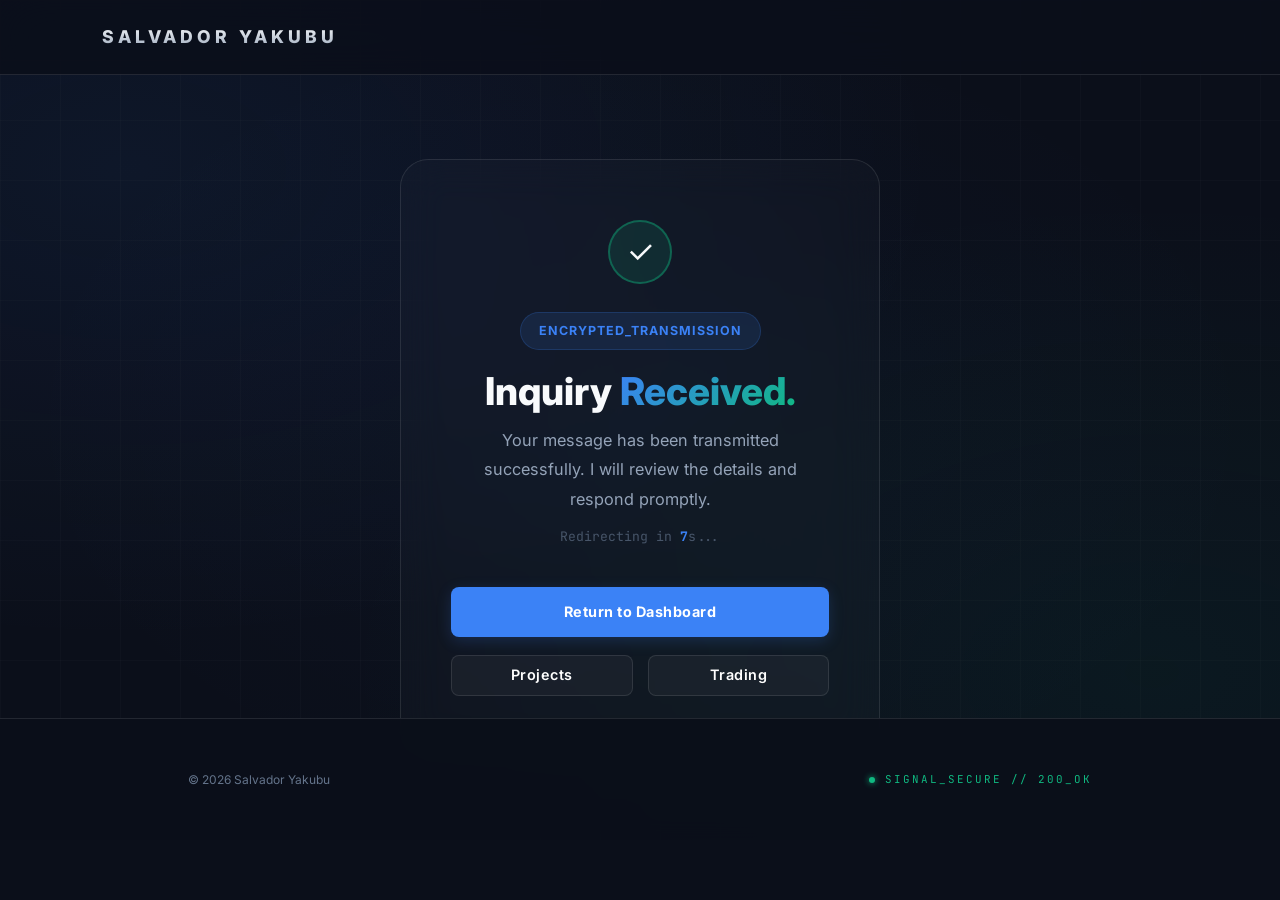
<file: thanks.html>
<!DOCTYPE html>
<html lang="en">
<head>
    <meta charset="UTF-8">
    <meta name="viewport" content="width=device-width, initial-scale=1.0">
    <meta http-equiv="X-UA-Compatible" content="IE=edge">

    <title>Message Received | Salvador Yakubu</title>
    <meta name="description" content="Your message has been received. Salvador Yakubu will respond shortly.">
    <meta name="robots" content="noindex, nofollow">

    <meta name="theme-color" content="#0b0f1a">
    <meta name="apple-mobile-web-app-capable" content="yes">
    <meta name="apple-mobile-web-app-status-bar-style" content="black-translucent">

    <link rel="icon" type="image/png" href="favicon.png">
    <link rel="apple-touch-icon" href="favicon.png">

    <link rel="preconnect" href="https://fonts.googleapis.com">
    <link rel="preconnect" href="https://fonts.gstatic.com" crossorigin>
    <link href="https://fonts.googleapis.com/css2?family=Inter:wght@300;400;600;800&family=JetBrains+Mono:wght@400;700&display=swap" rel="stylesheet">

    <link rel="stylesheet" href="style.css">

    <style>
        @keyframes pulseGlow {
            0%   { transform: scale(0.95); box-shadow: 0 0 0 0 rgba(16, 185, 129, 0.6); }
            70%  { transform: scale(1.05); box-shadow: 0 0 0 12px rgba(16, 185, 129, 0); }
            100% { transform: scale(0.95); box-shadow: 0 0 0 0 rgba(16, 185, 129, 0); }
        }
        @keyframes checkIn {
            from { transform: scale(0) rotate(-45deg); opacity: 0; }
            to   { transform: scale(1) rotate(0deg); opacity: 1; }
        }

        .thanks-icon {
            width: 64px;
            height: 64px;
            border-radius: 50%;
            background: rgba(16, 185, 129, 0.12);
            border: 2px solid rgba(16, 185, 129, 0.4);
            display: flex;
            align-items: center;
            justify-content: center;
            font-size: 2rem;
            margin: 0 auto 28px;
            animation: pulseGlow 2.5s ease-in-out infinite;
        }
        .thanks-icon span {
            animation: checkIn 0.5s cubic-bezier(0.2, 1, 0.3, 1) 0.2s both;
        }

        /* Auto-redirect countdown */
        .countdown { font-family: 'JetBrains Mono', monospace; color: var(--primary); font-weight: 700; }
    </style>
</head>
<body class="subpage">

<!-- ====== NAVIGATION ====== -->
<nav class="glass-nav" role="navigation" aria-label="Main navigation">
    <a href="index.html" class="logo" aria-label="Salvador Yakubu — Home">
        <span class="logo-signature">Salvador Yakubu</span>
    </a>
</nav>

<!-- ====== MAIN ====== -->
<main style="display:flex; align-items:center; justify-content:center; min-height:85vh; padding:40px 20px;" id="main-content">
    <div class="thanks-card reveal" style="max-width:480px; width:100%; padding:60px 50px; background:rgba(255,255,255,0.02); border:1px solid var(--border); border-radius:28px; backdrop-filter:blur(20px); text-align:center;">

        <div class="thanks-icon" role="img" aria-label="Success checkmark">
            <span aria-hidden="true">✓</span>
        </div>

        <div class="badge" style="margin-bottom:20px; letter-spacing:1px;">ENCRYPTED_TRANSMISSION</div>

        <h1 style="font-size:2.4rem; margin-bottom:14px;">
            Inquiry <span class="gradient-text">Received.</span>
        </h1>

        <p style="margin:0 0 12px; color:#94a3b8; line-height:1.8; font-size:1.02rem;">
            Your message has been transmitted successfully. I will review the details and respond promptly.
        </p>

        <p style="color:#475569; font-size:0.82rem; margin-bottom:40px; font-family:'JetBrains Mono', monospace;">
            Redirecting in <span class="countdown" id="countdown">8</span>s...
        </p>

        <a href="index.html" class="btn-primary" style="width:100%; padding:18px; font-weight:700; text-align:center; display:block;">
            Return to Dashboard
        </a>

        <div style="display:flex; gap:15px; margin-top:18px; justify-content:center;">
            <a href="projects.html" class="btn-secondary" style="flex:1; text-align:center; padding:12px;">Projects</a>
            <a href="trading.html" class="btn-secondary" style="flex:1; text-align:center; padding:12px;">Trading</a>
        </div>
    </div>
</main>

<!-- ====== FOOTER ====== -->
<footer style="position:fixed; bottom:0; width:100%; background:rgba(11,15,26,0.95); backdrop-filter:blur(10px);" role="contentinfo">
    <div class="footer-content" style="padding:16px 8%;">
        <p style="font-size:0.75rem; color:#64748b;">&copy; 2026 Salvador Yakubu</p>
        <div class="system-status" aria-label="Status: secure">
            <span style="width:6px; height:6px; background:#10b981; border-radius:50%; box-shadow:0 0 6px #10b981;" aria-hidden="true"></span>
            <span style="font-family:'JetBrains Mono', monospace; font-size:0.68rem; color:#10b981; letter-spacing:2px;">SIGNAL_SECURE // 200_OK</span>
        </div>
    </div>
</footer>

<script src="script.js"></script>
<script>
    // Auto-redirect countdown
    let seconds = 8;
    const countdownEl = document.getElementById('countdown');
    const timer = setInterval(() => {
        seconds--;
        if (countdownEl) countdownEl.textContent = seconds;
        if (seconds <= 0) {
            clearInterval(timer);
            window.location.href = 'index.html';
        }
    }, 1000);
</script>
</body>
</html>
</file>
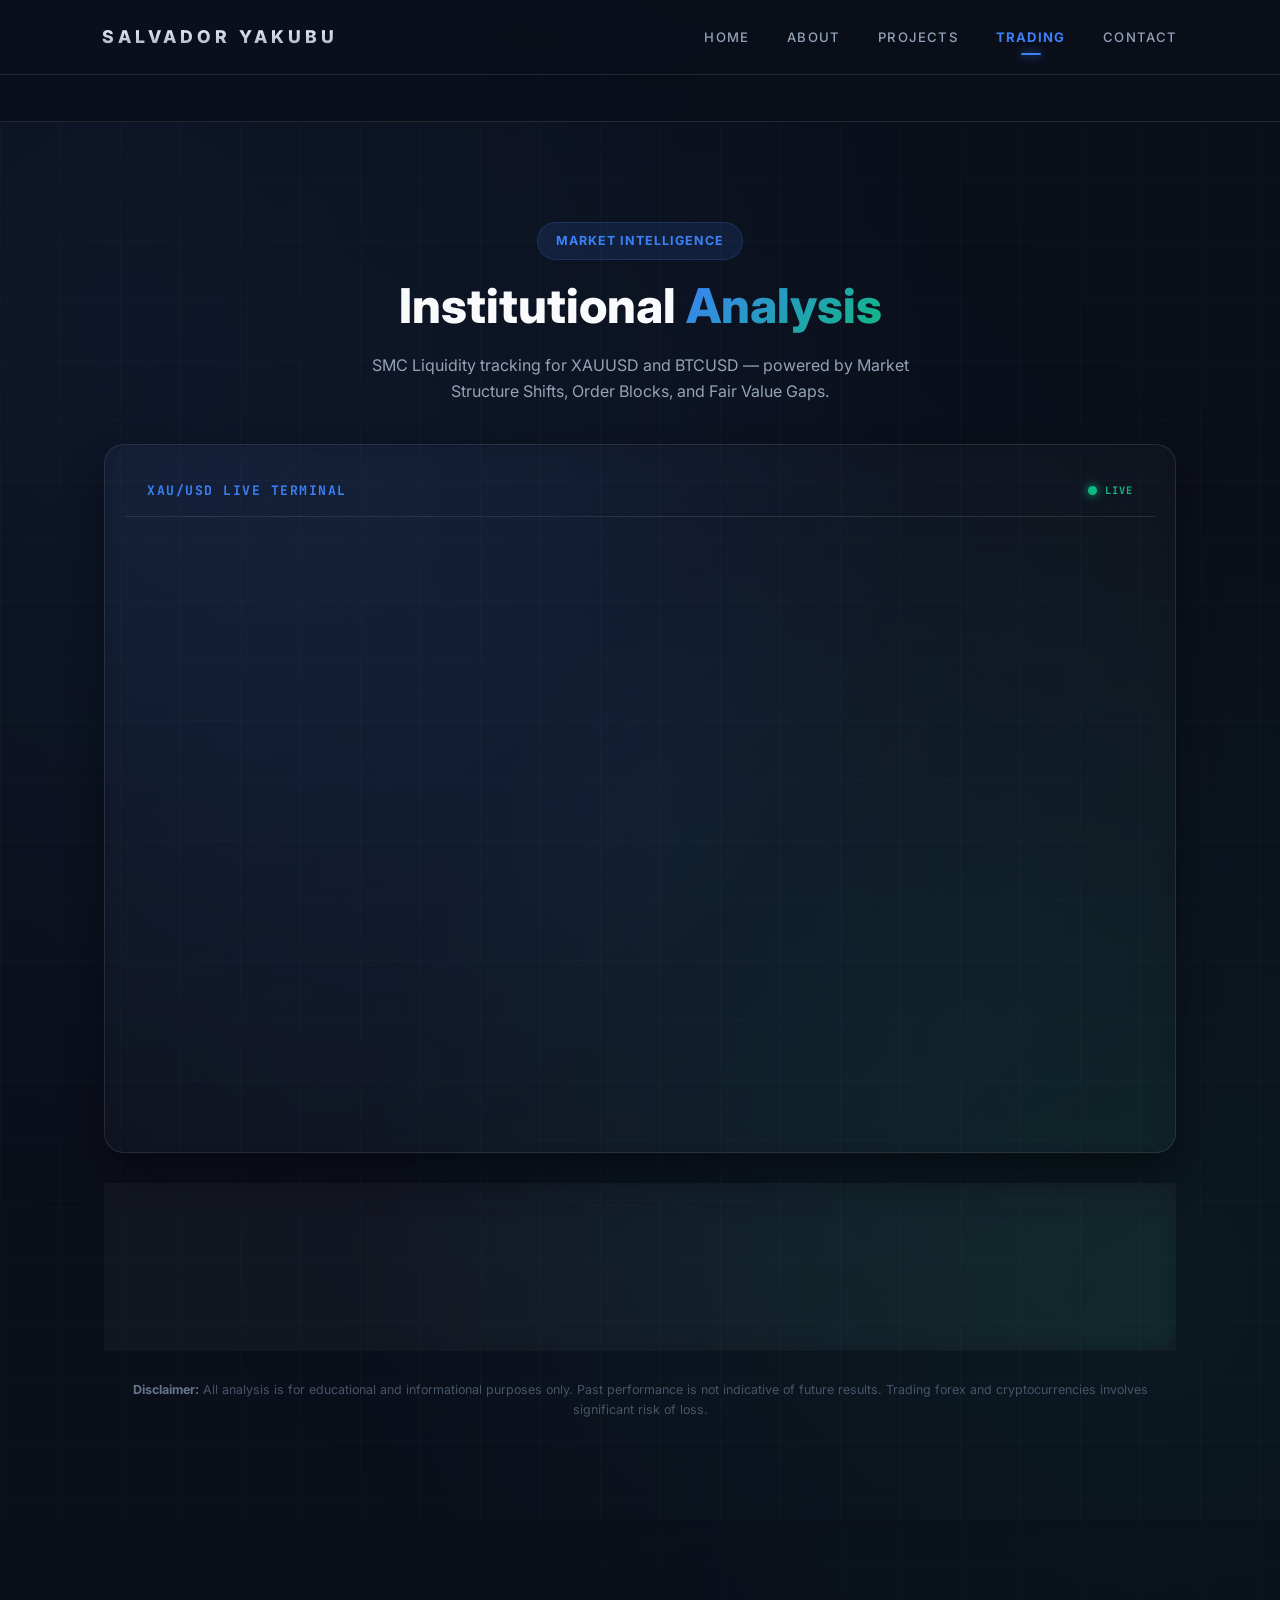
<file: trading.html>
<!DOCTYPE html>
<html lang="en">
<head>
    <meta charset="UTF-8">
    <meta name="viewport" content="width=device-width, initial-scale=1.0">
    <meta http-equiv="X-UA-Compatible" content="IE=edge">

    <title>Trading Desk | Salvador Yakubu — SMC Analyst, Kaduna Nigeria</title>
    <meta name="title" content="Trading Desk | Salvador Yakubu — SMC Analyst, Kaduna Nigeria">
    <meta name="description" content="Institutional market analysis by Salvador Yakubu — SMC Forex trader from Kaduna, Nigeria. Smart Money Concepts for XAUUSD and BTCUSD including liquidity sweeps, order blocks, and fair value gaps.">
    <meta name="robots" content="index, follow">
    <link rel="canonical" href="https://salvadoryakubu-wq.github.io/Myportfolio/trading.html">

    <meta property="og:type" content="website">
    <meta property="og:url" content="https://salvadoryakubu-wq.github.io/Myportfolio/trading.html">
    <meta property="og:title" content="Trading Desk | Salvador Yakubu — SMC Analyst">
    <meta property="og:description" content="Institutional analysis and Smart Money Concepts for XAUUSD and BTCUSD.">
    <meta property="og:image" content="https://salvadoryakubu-wq.github.io/Myportfolio/preview-image.jpg">

    <meta name="twitter:card" content="summary_large_image">
    <meta name="twitter:title" content="Trading Desk | Salvador Yakubu">
    <meta name="twitter:description" content="Live institutional analysis — XAUUSD & BTCUSD.">
    <meta name="twitter:image" content="https://salvadoryakubu-wq.github.io/Myportfolio/preview-image.jpg">

    <meta name="theme-color" content="#0b0f1a">
    <meta name="apple-mobile-web-app-capable" content="yes">
    <meta name="apple-mobile-web-app-status-bar-style" content="black-translucent">

    <link rel="icon" type="image/png" href="favicon.png">
    <link rel="apple-touch-icon" href="favicon.png">

    <link rel="preconnect" href="https://fonts.googleapis.com">
    <link rel="preconnect" href="https://fonts.gstatic.com" crossorigin>
    <link href="https://fonts.googleapis.com/css2?family=Inter:wght@300;400;600;800&family=JetBrains+Mono:wght@400;700&display=swap" rel="stylesheet">

    <link rel="stylesheet" href="style.css">
</head>
<body class="subpage">

<a href="#main-content" class="skip-nav">Skip to main content</a>

<!-- ====== NAVIGATION ====== -->
<nav class="glass-nav" role="navigation" aria-label="Main navigation">
    <a href="index.html" class="logo" aria-label="Salvador Yakubu — Home">
        <span class="logo-signature">Salvador Yakubu</span>
    </a>

    <button class="nav-toggle" aria-label="Toggle navigation menu" aria-expanded="false" aria-controls="nav-menu">
        <span></span>
        <span></span>
        <span></span>
    </button>

    <div class="nav-container" id="nav-menu" aria-hidden="true">
        <ul class="nav-menu">
            <li><a href="index.html" class="nav-link">Home</a></li>
            <li><a href="about.html" class="nav-link">About</a></li>
            <li><a href="projects.html" class="nav-link">Projects</a></li>
            <li><a href="trading.html" class="nav-link active">Trading</a></li>
            <li><a href="contact.html" class="nav-link">Contact</a></li>
        </ul>
    </div>
</nav>

<!-- ====== TICKER TAPE ====== -->
<div class="ticker-wrap" role="complementary" aria-label="Live market ticker">
    <div class="tradingview-widget-container">
        <div class="tradingview-widget-container__widget"></div>
        <script type="text/javascript" src="https://s3.tradingview.com/external-embedding/embed-widget-ticker-tape.js" async>
        {
          "symbols": [
            { "proName": "FOREXCOM:XAUUSD", "title": "GOLD" },
            { "proName": "BITSTAMP:BTCUSD", "title": "BITCOIN" },
            { "proName": "FX_IDC:EURUSD",   "title": "EUR/USD" },
            { "proName": "BITSTAMP:ETHUSD", "title": "ETH/USD" }
          ],
          "showSymbolLogo": true,
          "colorTheme": "dark",
          "isTransparent": true,
          "displayMode": "adaptive",
          "locale": "en"
        }
        </script>
    </div>
</div>

<!-- ====== MAIN ====== -->
<main class="container" style="margin-top:40px; padding-bottom:100px;" id="main-content">

    <header class="page-header reveal" style="margin-bottom:40px;">
        <div class="badge">Market Intelligence</div>
        <h1 style="font-size:clamp(2rem, 5vw, 3rem);">
            Institutional <span class="gradient-text">Analysis</span>
        </h1>
        <p style="color:#94a3b8; max-width:600px; margin:12px auto 0;">
            SMC Liquidity tracking for XAUUSD and BTCUSD — powered by Market Structure Shifts, Order Blocks, and Fair Value Gaps.
        </p>
    </header>

    <div class="trading-content-wrapper reveal" style="display:flex; flex-direction:column; gap:30px;">

        <!-- LIVE CHART -->
        <div class="chart-card" style="width:100%; background:rgba(255,255,255,0.02); border:1px solid var(--border); border-radius:20px; overflow:hidden; box-shadow:0 20px 40px rgba(0,0,0,0.4);" aria-label="XAU/USD Live Chart">
            <div class="card-header" style="padding:15px 22px; border-bottom:1px solid var(--border); display:flex; justify-content:space-between; align-items:center;">
                <h3 style="font-size:0.82rem; letter-spacing:1.5px; color:var(--primary); margin:0; font-family:'JetBrains Mono', monospace;">XAU/USD LIVE TERMINAL</h3>
                <div style="display:flex; align-items:center; gap:8px;" aria-label="Live indicator">
                    <span class="status-dot" aria-hidden="true"></span>
                    <span style="font-size:0.65rem; color:#10b981; font-weight:700; letter-spacing:1px; font-family:'JetBrains Mono', monospace;">LIVE</span>
                </div>
            </div>
            <!-- TradingView Widget -->
            <div id="tradingview_widget" style="height:600px; width:100%;"></div>
        </div>

        <!-- STRATEGY CARD -->
        <div class="strategy-card reveal" style="background:rgba(255,255,255,0.03); padding:32px; border-radius:20px; border:1px solid var(--border); display:flex; flex-wrap:wrap; gap:30px; align-items:center; justify-content:space-between;">
            <div style="flex:1; min-width:180px;">
                <h3 style="margin-bottom:8px; font-size:1.1rem;">Technical Edge</h3>
                <p style="font-size:0.85rem; color:#64748b; margin:0;">Core SMC confirmation pillars used in every analysis.</p>
            </div>

            <ul style="flex:3; list-style:none; padding:0; margin:0; display:grid; grid-template-columns:repeat(auto-fit, minmax(160px, 1fr)); gap:20px;">
                <li style="display:flex; align-items:center; gap:12px; font-size:0.88rem; color:#cbd5e1;">
                    <span style="color:var(--primary); font-weight:800; font-family:'JetBrains Mono', monospace;">01</span> Liquidity Sweeps
                </li>
                <li style="display:flex; align-items:center; gap:12px; font-size:0.88rem; color:#cbd5e1;">
                    <span style="color:var(--primary); font-weight:800; font-family:'JetBrains Mono', monospace;">02</span> Order Blocks
                </li>
                <li style="display:flex; align-items:center; gap:12px; font-size:0.88rem; color:#cbd5e1;">
                    <span style="color:var(--primary); font-weight:800; font-family:'JetBrains Mono', monospace;">03</span> FVG Gaps
                </li>
                <li style="display:flex; align-items:center; gap:12px; font-size:0.88rem; color:#cbd5e1;">
                    <span style="color:var(--primary); font-weight:800; font-family:'JetBrains Mono', monospace;">04</span> MSS Shifts
                </li>
            </ul>

            <a href="contact.html" class="btn-primary" style="flex:1; min-width:180px; padding:15px; text-align:center;">
                Inquire About Signals
            </a>
        </div>

        <!-- DISCLAIMER -->
        <p style="color:#475569; font-size:0.78rem; text-align:center; padding:0 10px; line-height:1.6;">
            <strong style="color:#64748b;">Disclaimer:</strong> All analysis is for educational and informational purposes only. Past performance is not indicative of future results. Trading forex and cryptocurrencies involves significant risk of loss.
        </p>

    </div>
</main>

<!-- ====== FOOTER ====== -->
<footer role="contentinfo">
    <div class="footer-content">
        <p style="font-size:0.82rem; color:#64748b;">&copy; 2026 Salvador Yakubu. All rights reserved.</p>
        <div class="system-status" aria-label="System status: operational">
            <span class="status-indicator" aria-hidden="true"></span>
            <span class="status-text">SYSTEM_OPERATIONAL // SECURE</span>
        </div>
    </div>
</footer>

<button class="back-to-top" aria-label="Back to top">↑</button>

<!-- TradingView Chart Widget -->
<script type="text/javascript" src="https://s3.tradingview.com/tv.js"></script>
<script type="text/javascript">
  new TradingView.widget({
    "autosize": true,
    "symbol": "OANDA:XAUUSD",
    "interval": "240",
    "timezone": "Etc/UTC",
    "theme": "dark",
    "style": "1",
    "locale": "en",
    "toolbar_bg": "#0b0f1a",
    "enable_publishing": false,
    "hide_side_toolbar": false,
    "allow_symbol_change": true,
    "studies": ["RSI@tv-basicstudies"],
    "container_id": "tradingview_widget"
  });
</script>

<script src="script.js"></script>
</body>
</html>
</file>
<file: style.css>
/* ==========================================================================
   1. CORE VARIABLES & RESET
   ========================================================================== */
:root {
    --primary: #3b82f6;
    --accent: #10b981;
    --bg: #0b0f1a;
    --text: #f8fafc;
    --glass: rgba(255, 255, 255, 0.03);
    --border: rgba(255, 255, 255, 0.1);
    --shadow-primary: rgba(59, 130, 246, 0.25);
    --shadow-accent: rgba(16, 185, 129, 0.2);
}

*, *::before, *::after {
    margin: 0;
    padding: 0;
    box-sizing: border-box;
}

html {
    scroll-behavior: smooth;
    scrollbar-width: thin;
    scrollbar-color: var(--primary) var(--bg);
}

body {
    background: var(--bg);
    color: var(--text);
    font-family: 'Inter', sans-serif;
    line-height: 1.6;
    overflow-x: hidden;
    animation: pageFadeIn 0.5s ease both;
}

/* Custom Scrollbar */
::-webkit-scrollbar { width: 4px; }
::-webkit-scrollbar-track { background: var(--bg); }
::-webkit-scrollbar-thumb { background: var(--primary); border-radius: 10px; }
::-webkit-scrollbar-thumb:hover { background: #60a5fa; }

/* Page Load Animation */
@keyframes pageFadeIn {
    from { opacity: 0; transform: translateY(12px); }
    to   { opacity: 1; transform: translateY(0); }
}

/* Atmospheric Background */
body::before {
    content: "";
    position: fixed;
    inset: 0;
    background:
        radial-gradient(ellipse at 10% 20%, rgba(59, 130, 246, 0.07) 0%, transparent 50%),
        radial-gradient(ellipse at 90% 80%, rgba(16, 185, 129, 0.06) 0%, transparent 50%),
        radial-gradient(ellipse at 50% 50%, rgba(59, 130, 246, 0.03) 0%, transparent 70%);
    z-index: -2;
    pointer-events: none;
}

/* Subtle Grid Texture */
body::after {
    content: "";
    position: fixed;
    inset: 0;
    background-image:
        linear-gradient(rgba(255, 255, 255, 0.015) 1px, transparent 1px),
        linear-gradient(90deg, rgba(255, 255, 255, 0.015) 1px, transparent 1px);
    background-size: 60px 60px;
    z-index: -1;
    pointer-events: none;
}

/* ==========================================================================
   2. ACCESSIBILITY
   ========================================================================== */
.skip-nav {
    position: absolute;
    top: -100%;
    left: 20px;
    background: var(--primary);
    color: #fff;
    padding: 10px 20px;
    border-radius: 0 0 8px 8px;
    font-weight: 700;
    z-index: 9999;
    text-decoration: none;
    transition: top 0.2s;
}
.skip-nav:focus { top: 0; }

:focus-visible {
    outline: 2px solid var(--primary);
    outline-offset: 3px;
    border-radius: 4px;
}

/* ==========================================================================
   3. SCROLL REVEAL ANIMATION
   ========================================================================== */
.reveal {
    opacity: 0;
    transform: translateY(30px);
    transition: opacity 0.75s cubic-bezier(0.2, 1, 0.3, 1),
                transform 0.75s cubic-bezier(0.2, 1, 0.3, 1);
}
.reveal.visible {
    opacity: 1;
    transform: translateY(0);
}
.reveal-delay-1 { transition-delay: 0.1s; }
.reveal-delay-2 { transition-delay: 0.2s; }
.reveal-delay-3 { transition-delay: 0.3s; }

/* ==========================================================================
   4. NAVIGATION
   ========================================================================== */
.glass-nav {
    display: flex;
    justify-content: space-between;
    align-items: center;
    padding: 18px 8%;
    background: rgba(11, 15, 26, 0.85);
    backdrop-filter: blur(24px);
    -webkit-backdrop-filter: blur(24px);
    border-bottom: 1px solid var(--border);
    position: sticky;
    top: 0;
    z-index: 1000;
    transition: background 0.3s ease;
}
.glass-nav.scrolled {
    background: rgba(11, 15, 26, 0.97);
    box-shadow: 0 4px 30px rgba(0, 0, 0, 0.4);
}

.logo {
    display: flex;
    align-items: center;
    padding: 5px 0;
    cursor: pointer;
    text-decoration: none;
    flex-shrink: 0;
}

.logo-signature {
    font-family: 'Inter', sans-serif;
    font-weight: 800;
    font-size: 1.1rem;
    letter-spacing: 4px;
    text-transform: uppercase;
    background: linear-gradient(180deg, #FFFFFF 0%, #94a3b8 100%);
    -webkit-background-clip: text;
    -webkit-text-fill-color: transparent;
    background-clip: text;
    position: relative;
    transition: letter-spacing 0.4s cubic-bezier(0.4, 0, 0.2, 1);
}

.logo-signature::after {
    content: '';
    position: absolute;
    bottom: -4px;
    left: 0;
    width: 0;
    height: 1px;
    background: var(--primary);
    transition: width 0.4s ease;
}
.logo:hover .logo-signature { letter-spacing: 6px; }
.logo:hover .logo-signature::after { width: 100%; }

/* Nav Menu */
.nav-container { display: flex; align-items: center; }

.nav-menu {
    display: flex;
    gap: 38px;
    list-style: none;
    align-items: center;
}

.nav-link {
    text-decoration: none;
    color: #94a3b8;
    font-size: 0.82rem;
    font-weight: 500;
    letter-spacing: 1.2px;
    text-transform: uppercase;
    position: relative;
    padding: 10px 0;
    transition: color 0.3s ease;
}
.nav-link:hover { color: var(--text); }

.nav-link::after {
    content: "";
    position: absolute;
    bottom: 0;
    left: 50%;
    width: 0;
    height: 2px;
    background: var(--primary);
    box-shadow: 0 0 10px var(--primary);
    transition: width 0.3s ease;
    transform: translateX(-50%);
    border-radius: 2px;
}
.nav-link.active {
    color: var(--primary);
    font-weight: 700;
}
.nav-link.active::after { width: 20px; }

/* Hamburger Button */
.nav-toggle {
    display: none;
    flex-direction: column;
    gap: 5px;
    background: none;
    border: none;
    cursor: pointer;
    padding: 8px;
    border-radius: 8px;
    transition: background 0.2s;
    z-index: 1001;
    flex-shrink: 0;
}
.nav-toggle:hover { background: rgba(255,255,255,0.05); }
.nav-toggle span {
    display: block;
    width: 22px;
    height: 2px;
    background: var(--text);
    border-radius: 2px;
    transition: transform 0.35s ease, opacity 0.25s ease, width 0.3s ease;
    transform-origin: center;
}
.nav-toggle.active span:nth-child(1) { transform: translateY(7px) rotate(45deg); }
.nav-toggle.active span:nth-child(2) { opacity: 0; transform: scaleX(0); }
.nav-toggle.active span:nth-child(3) { transform: translateY(-7px) rotate(-45deg); }

/* ==========================================================================
   5. HERO & GLOBAL COMPONENTS
   ========================================================================== */
.hero {
    min-height: 82vh;
    display: flex;
    align-items: center;
    justify-content: center;
    text-align: center;
    padding: 60px 20px;
}
.hero-content { max-width: 820px; padding: 0 20px; }

.badge {
    background: rgba(59, 130, 246, 0.12);
    color: var(--primary);
    padding: 8px 18px;
    border-radius: 50px;
    font-size: 0.78rem;
    display: inline-block;
    margin-bottom: 20px;
    font-weight: 700;
    letter-spacing: 1px;
    border: 1px solid rgba(59, 130, 246, 0.2);
    text-transform: uppercase;
}

h1 { font-size: 3.5rem; line-height: 1.1; margin-bottom: 20px; font-weight: 800; }

.gradient-text {
    background: linear-gradient(135deg, #3b82f6 0%, #10b981 100%);
    -webkit-background-clip: text;
    -webkit-text-fill-color: transparent;
    background-clip: text;
}

.hero-btns { display: flex; gap: 15px; justify-content: center; margin-top: 35px; flex-wrap: wrap; }

/* Buttons */
button, .btn-primary, .btn-secondary {
    font-family: 'Inter', sans-serif;
    padding: 14px 28px;
    border-radius: 8px;
    font-weight: 600;
    cursor: pointer;
    transition: all 0.3s ease;
    border: none;
    font-size: 0.9rem;
    letter-spacing: 0.5px;
    text-decoration: none;
    display: inline-block;
    line-height: 1;
}

.btn-primary {
    background: var(--primary);
    color: white;
    box-shadow: 0 4px 15px rgba(59, 130, 246, 0.2);
}
.btn-primary:hover {
    transform: translateY(-3px);
    box-shadow: 0 12px 28px rgba(59, 130, 246, 0.35);
    background: #2563eb;
}
.btn-primary:active { transform: translateY(-1px); }

.btn-secondary {
    background: rgba(255,255,255,0.04);
    color: white;
    border: 1px solid var(--border);
}
.btn-secondary:hover {
    background: rgba(255,255,255,0.08);
    border-color: rgba(255,255,255,0.25);
    transform: translateY(-3px);
}

/* Container */
.container { max-width: 1200px; margin: 0 auto; padding: 0 5%; }
.subpage .container { padding: 60px 5%; }
.page-header { text-align: center; margin-bottom: 60px; }

/* ==========================================================================
   6. SERVICES SECTION
   ========================================================================== */
.services .container {
    display: grid;
    grid-template-columns: repeat(auto-fit, minmax(280px, 1fr));
    gap: 25px;
    padding: 0 8% 100px;
}

.service-card {
    background: var(--glass);
    border: 1px solid var(--border);
    padding: 40px;
    border-radius: 18px;
    cursor: pointer;
    transition: all 0.35s cubic-bezier(0.2, 1, 0.3, 1);
    position: relative;
    overflow: hidden;
}
.service-card::before {
    content: '';
    position: absolute;
    inset: 0;
    background: radial-gradient(circle at 50% 0%, rgba(59, 130, 246, 0.06) 0%, transparent 70%);
    opacity: 0;
    transition: opacity 0.35s ease;
}
.service-card:hover {
    background: rgba(255, 255, 255, 0.05);
    border-color: rgba(59, 130, 246, 0.4);
    transform: translateY(-6px);
    box-shadow: 0 20px 40px rgba(0,0,0,0.3), 0 0 0 1px rgba(59, 130, 246, 0.1);
}
.service-card:hover::before { opacity: 1; }

.icon { font-size: 2.5rem; margin-bottom: 20px; display: block; }
.learn-more { color: var(--primary); font-size: 0.9rem; margin-top: 15px; display: block; font-weight: 500; }

/* ==========================================================================
   7. TRADING SECTION
   ========================================================================== */
.trading-grid { display: grid; grid-template-columns: 2fr 1fr; gap: 30px; }

.chart-card, .strategy-card {
    background: var(--glass);
    border: 1px solid var(--border);
    border-radius: 18px;
    padding: 20px;
    backdrop-filter: blur(10px);
}

.card-header {
    display: flex;
    justify-content: space-between;
    align-items: center;
    margin-bottom: 15px;
}

.status-dot {
    height: 9px; width: 9px;
    background-color: var(--accent);
    border-radius: 50%;
    box-shadow: 0 0 10px var(--accent);
    animation: blink 2s infinite;
}

.strategy-list { list-style: none; margin: 25px 0; }
.strategy-list li {
    padding: 15px 0;
    border-bottom: 1px solid var(--border);
    display: flex;
    align-items: center;
    gap: 15px;
    font-size: 0.9rem;
}
.strategy-list li span { color: var(--primary); font-weight: 800; font-size: 0.8rem; }

/* ==========================================================================
   8. ABOUT SECTION
   ========================================================================== */
.about-hero { text-align: center; max-width: 900px; margin: 0 auto 60px; }
.lead { font-size: 1.2rem; color: #94a3b8; margin-top: 20px; }

.about-grid { display: grid; grid-template-columns: 1fr 1fr; gap: 40px; margin-top: 50px; }

.info-card {
    background: var(--glass);
    border: 1px solid var(--border);
    padding: 40px;
    border-radius: 20px;
    backdrop-filter: blur(10px);
    transition: border-color 0.3s ease, box-shadow 0.3s ease;
}
.info-card:hover {
    border-color: rgba(59, 130, 246, 0.3);
    box-shadow: 0 10px 30px rgba(0,0,0,0.2);
}

.timeline-item {
    margin-bottom: 30px;
    padding-left: 20px;
    border-left: 2px solid rgba(59, 130, 246, 0.4);
    position: relative;
    transition: border-color 0.3s;
}
.timeline-item:hover { border-left-color: var(--primary); }
.timeline-item::before {
    content: '';
    position: absolute;
    left: -5px;
    top: 6px;
    width: 8px;
    height: 8px;
    border-radius: 50%;
    background: var(--primary);
    box-shadow: 0 0 8px var(--primary);
}

.year { display: block; color: #64748b; font-weight: 700; font-size: 0.8rem; margin-bottom: 5px; }

.skill-tags { display: flex; flex-wrap: wrap; gap: 10px; margin: 25px 0; }
.tag {
    background: rgba(59, 130, 246, 0.1);
    color: var(--primary);
    padding: 6px 14px;
    border-radius: 50px;
    font-size: 0.85rem;
    font-weight: 600;
    border: 1px solid rgba(59, 130, 246, 0.2);
    transition: all 0.2s ease;
}
.tag:hover { background: rgba(59, 130, 246, 0.2); transform: translateY(-2px); }

/* ==========================================================================
   9. PROJECTS SECTION
   ========================================================================== */
.projects-container { display: flex; flex-direction: column; gap: 60px; margin-top: 50px; }

.project-detailed-card {
    display: flex;
    align-items: center;
    gap: 50px;
    background: var(--glass);
    border: 1px solid var(--border);
    border-radius: 24px;
    padding: 50px;
    overflow: hidden;
    transition: border-color 0.3s ease, box-shadow 0.3s ease;
}
.project-detailed-card:hover {
    border-color: rgba(59, 130, 246, 0.3);
    box-shadow: 0 20px 50px rgba(0,0,0,0.3);
}
.project-detailed-card.reversed { flex-direction: row-reverse; }
.project-info { flex: 1; }

.category {
    color: var(--primary);
    text-transform: uppercase;
    font-weight: 800;
    font-size: 0.72rem;
    letter-spacing: 2px;
    display: block;
    margin-bottom: 10px;
}

.tech-stack { display: flex; gap: 10px; margin: 20px 0; flex-wrap: wrap; }
.tech-stack span, .tech-tag {
    background: rgba(255,255,255,0.05);
    padding: 5px 12px;
    border-radius: 6px;
    font-size: 0.78rem;
    border: 1px solid var(--border);
    color: #cbd5e1;
    font-weight: 500;
}

/* Project Visual Area */
.project-visual {
    flex: 1;
    background: rgba(0,0,0,0.5);
    border-radius: 14px;
    padding: 24px;
    border: 1px solid var(--border);
    min-height: 200px;
    display: flex;
    align-items: flex-end;
    justify-content: center;
    overflow: hidden;
}

/* Candlestick Chart Preview */
.chart-preview-container {
    display: flex;
    align-items: flex-end;
    gap: 10px;
    width: 100%;
    height: 180px;
    padding: 10px;
}
.candle {
    flex: 1;
    border-radius: 3px;
    position: relative;
    transition: opacity 0.3s;
}
.candle:hover { opacity: 0.8; }
.candle.bull {
    background: linear-gradient(to top, #10b981, rgba(16, 185, 129, 0.4));
    box-shadow: 0 0 12px rgba(16, 185, 129, 0.3);
}
.candle.bear {
    background: linear-gradient(to top, #ef4444, rgba(239, 68, 68, 0.4));
    box-shadow: 0 0 12px rgba(239, 68, 68, 0.2);
}

/* Book Mockup (Projects Page) */
.mockup-bg { background: rgba(0,0,0,0.4); align-items: center; justify-content: center; }
.book-container {
    display: flex;
    height: 180px;
    perspective: 1000px;
}
.book-front {
    background: linear-gradient(135deg, #1e293b, #0f172a);
    border: 1px solid rgba(59,130,246,0.3);
    border-radius: 0 6px 6px 0;
    flex: 4;
    display: flex;
    align-items: center;
    justify-content: center;
    box-shadow: 6px 6px 20px rgba(0,0,0,0.6);
    transform: rotateY(-15deg);
    transition: transform 0.4s ease;
}
.book-container:hover .book-front { transform: rotateY(-5deg); }

/* Terminal Mockup */
.terminal-mockup { font-family: 'JetBrains Mono', 'Courier New', monospace; }
.terminal-mockup > div { line-height: 1.8; }

/* 3D Book (About Page) */
.book-mockup { position: relative; width: 200px; height: 300px; perspective: 1000px; margin: 0 auto; }
.main-cover {
    width: 100%; height: 100%;
    border-radius: 4px 10px 10px 4px;
    box-shadow: 15px 15px 40px rgba(0, 0, 0, 0.6);
    transform: rotateY(-20deg);
    transition: transform 0.5s ease;
    object-fit: cover;
}
.book-mockup:hover .main-cover { transform: rotateY(-5deg); }
.book-spine {
    position: absolute;
    width: 28px;
    height: 100%;
    background: linear-gradient(180deg, #1e293b, #0f172a);
    left: -14px;
    border-radius: 2px 0 0 2px;
}

/* ==========================================================================
   10. CONTACT & SOCIAL
   ========================================================================== */
.contact-wrapper { display: grid; grid-template-columns: 1.2fr 1fr; gap: 80px; align-items: start; margin-top: 50px; }
.contact-info h1 { font-size: 3rem; margin-bottom: 20px; }

.info-details { margin-top: 40px; display: flex; flex-direction: column; gap: 30px; }
.info-item { display: flex; gap: 20px; align-items: center; }
.info-item .icon {
    font-size: 1.5rem;
    background: var(--glass);
    padding: 15px;
    border-radius: 12px;
    border: 1px solid var(--border);
}

.contact-card {
    background: rgba(255,255,255,0.02);
    border: 1px solid var(--border);
    padding: 40px;
    border-radius: 24px;
    backdrop-filter: blur(20px);
    -webkit-backdrop-filter: blur(20px);
}

/* Forms */
.input-group { margin-bottom: 20px; display: flex; flex-direction: column; gap: 8px; }
.input-group label { font-size: 0.78rem; font-weight: 600; color: #64748b; letter-spacing: 1.2px; text-transform: uppercase; }

input, select, textarea {
    font-family: 'Inter', sans-serif;
    font-size: 1rem; /* 16px min to prevent iOS zoom */
    background: rgba(0, 0, 0, 0.3);
    border: 1px solid var(--border);
    padding: 14px 16px;
    border-radius: 8px;
    color: white;
    transition: border-color 0.3s ease, background 0.3s ease;
    width: 100%;
}
input:focus, textarea:focus, select:focus {
    outline: none;
    border-color: var(--primary);
    background: rgba(59, 130, 246, 0.05);
    box-shadow: 0 0 0 3px rgba(59, 130, 246, 0.1);
}
input::placeholder, textarea::placeholder { color: #475569; }

select { appearance: none; cursor: pointer; }
select option { background: #0f172a; color: #f8fafc; }

textarea { resize: vertical; min-height: 130px; }

/* Communication Grid */
.communication-grid { display: grid; gap: 15px; margin-bottom: 40px; }
.info-item-link {
    display: flex;
    gap: 15px;
    align-items: center;
    text-decoration: none;
    background: var(--glass);
    padding: 18px;
    border-radius: 12px;
    border: 1px solid var(--border);
    transition: all 0.3s ease;
}
.info-item-link:hover {
    border-color: rgba(59, 130, 246, 0.4);
    background: rgba(59, 130, 246, 0.06);
    transform: translateY(-3px);
    box-shadow: 0 8px 20px rgba(0,0,0,0.2);
}

.social-links { display: flex; gap: 15px; flex-wrap: wrap; }
.social-icon {
    display: inline-flex;
    align-items: center;
    justify-content: center;
    width: 44px;
    height: 44px;
    border-radius: 12px;
    font-size: 1.1rem;
    color: var(--primary);
    background: rgba(59, 130, 246, 0.08);
    border: 1px solid rgba(59, 130, 246, 0.2);
    transition: all 0.3s ease;
    text-decoration: none;
}
.social-icon:hover {
    color: #fff;
    background: var(--primary);
    border-color: var(--primary);
    transform: translateY(-4px);
    box-shadow: 0 8px 20px rgba(59, 130, 246, 0.35);
}

/* ==========================================================================
   11. FOOTER
   ========================================================================== */
footer {
    padding: 35px 8%;
    border-top: 1px solid var(--border);
    background: rgba(11, 15, 26, 0.6);
    backdrop-filter: blur(10px);
}
.footer-content {
    display: flex;
    justify-content: space-between;
    align-items: center;
    flex-wrap: wrap;
    gap: 20px;
    max-width: 1200px;
    margin: 0 auto;
}

.system-status {
    display: flex;
    align-items: center;
    gap: 10px;
    font-family: 'JetBrains Mono', monospace;
    font-size: 0.72rem;
    color: #64748b;
    letter-spacing: 1px;
}

.status-indicator {
    width: 8px;
    height: 8px;
    background: var(--accent);
    border-radius: 50%;
    box-shadow: 0 0 8px var(--accent);
    animation: blink 2s infinite;
}
@keyframes blink { 0%, 100% { opacity: 1; box-shadow: 0 0 8px var(--accent); } 50% { opacity: 0.3; box-shadow: none; } }

/* Ticker */
.ticker-wrap {
    width: 100%;
    overflow: hidden;
    background: rgba(11, 15, 26, 0.9);
    border-bottom: 1px solid var(--border);
    backdrop-filter: blur(10px);
    position: sticky;
    top: 62px;
    z-index: 99;
}
.tradingview-widget-container { height: 46px !important; }

/* ==========================================================================
   12. BACK TO TOP BUTTON
   ========================================================================== */
.back-to-top {
    position: fixed;
    bottom: 30px;
    right: 30px;
    width: 44px;
    height: 44px;
    border-radius: 50%;
    background: var(--primary);
    color: white;
    border: none;
    cursor: pointer;
    font-size: 1.2rem;
    display: flex;
    align-items: center;
    justify-content: center;
    opacity: 0;
    transform: translateY(20px);
    transition: all 0.3s ease;
    z-index: 500;
    box-shadow: 0 4px 15px rgba(59, 130, 246, 0.4);
    padding: 0;
}
.back-to-top.visible { opacity: 1; transform: translateY(0); }
.back-to-top:hover { transform: translateY(-4px); box-shadow: 0 8px 25px rgba(59, 130, 246, 0.5); }

/* ==========================================================================
   13. LOGO BRAND (IMAGE VERSION)
   ========================================================================== */
.brand-logo {
    height: 50px;
    width: auto;
    display: block;
    object-fit: contain;
    background: transparent !important;
    transition: transform 0.3s ease, opacity 0.3s ease;
}
.brand-logo:hover { transform: scale(1.05); opacity: 0.85; }

/* ==========================================================================
   14. RESPONSIVE DESIGN
   ========================================================================== */
@media (max-width: 950px) {
    .contact-wrapper { grid-template-columns: 1fr; gap: 50px; }
}

@media (max-width: 900px) {
    .trading-grid { grid-template-columns: 1fr; }
    .project-detailed-card, .project-detailed-card.reversed {
        flex-direction: column;
        padding: 30px;
    }
    .project-visual { min-height: 160px; }
    h1 { font-size: 2.5rem; }
}

@media (max-width: 800px) {
    .about-grid { grid-template-columns: 1fr; }
}

@media (max-width: 768px) {
    .glass-nav {
        padding: 15px 6%;
        flex-wrap: nowrap;
        position: sticky;
        top: 0;
    }

    .nav-toggle { display: flex; }

    .nav-container {
        position: absolute;
        top: 100%;
        left: 0;
        right: 0;
        background: rgba(11, 15, 26, 0.98);
        backdrop-filter: blur(20px);
        border-bottom: 1px solid var(--border);
        max-height: 0;
        overflow: hidden;
        transition: max-height 0.4s cubic-bezier(0.4, 0, 0.2, 1);
    }
    .nav-container.open { max-height: 400px; }

    .nav-menu {
        flex-direction: column;
        gap: 0;
        width: 100%;
        padding: 10px 0 20px;
    }
    .nav-menu li { width: 100%; }
    .nav-link {
        display: block;
        padding: 14px 8%;
        font-size: 0.85rem;
        border-bottom: 1px solid rgba(255,255,255,0.04);
    }
    .nav-link::after { display: none; }
    .nav-link.active { background: rgba(59, 130, 246, 0.08); }

    .about-hero-flex { flex-direction: column; text-align: center; }
    .about-photo-container { max-width: 260px; margin: 0 auto; }
    .hero { min-height: 70vh; }
    h1 { font-size: 2.2rem; }
    .back-to-top { bottom: 20px; right: 20px; }
    footer { padding: 30px 6%; }
}

@media (max-width: 600px) {
    .communication-grid { grid-template-columns: 1fr; }
    .footer-content { flex-direction: column; text-align: center; }
    .hero-btns { flex-direction: column; align-items: center; }
    .hero-btns button, .hero-btns a { width: 100%; max-width: 280px; text-align: center; }
    .services .container { padding: 0 5% 80px; }
}

@media (max-width: 400px) {
    .glass-nav { padding: 14px 5%; }
    .logo-signature { font-size: 0.95rem; letter-spacing: 2.5px; }
    h1 { font-size: 1.9rem; }
}

/* ==========================================================================
   15. PRINT STYLES
   ========================================================================== */
@media print {
    .glass-nav, .back-to-top, .ticker-wrap, footer { display: none; }
    body { background: white; color: black; }
    .gradient-text { -webkit-text-fill-color: #3b82f6; }
}
</file>
